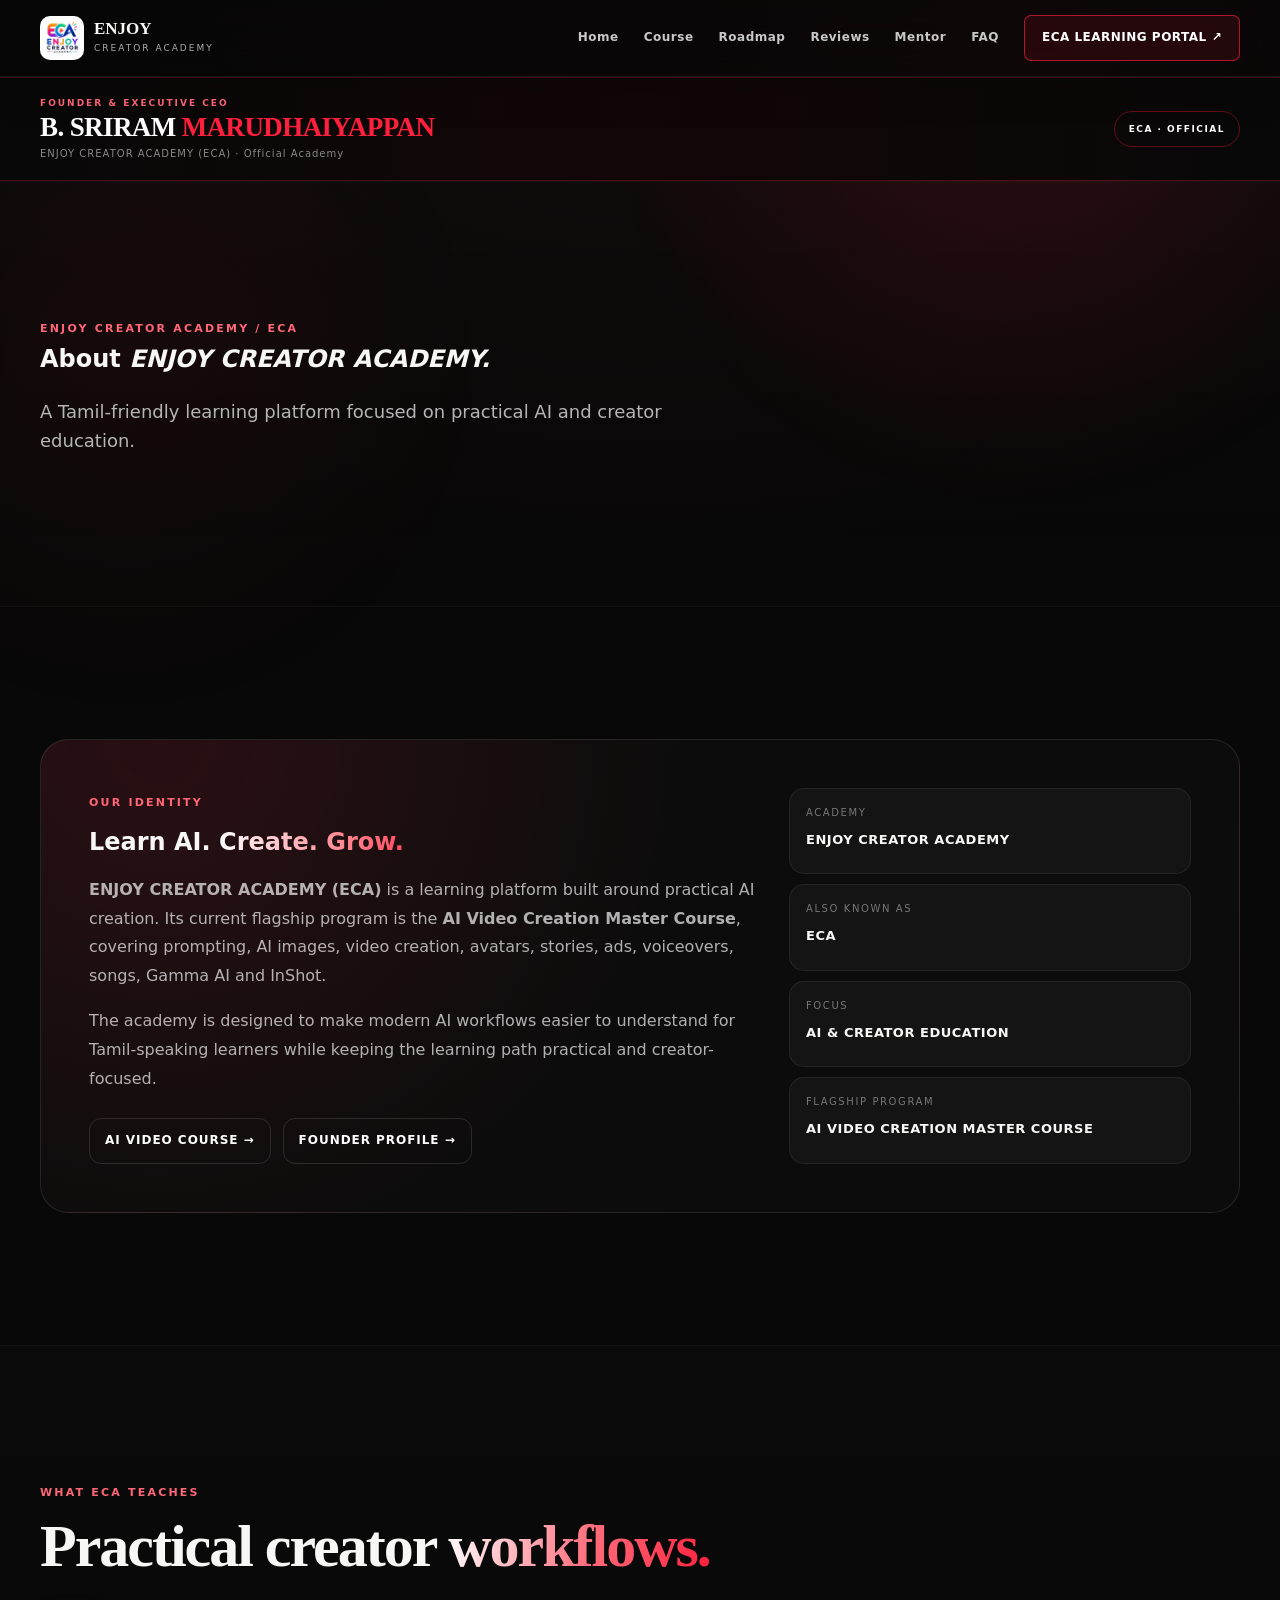
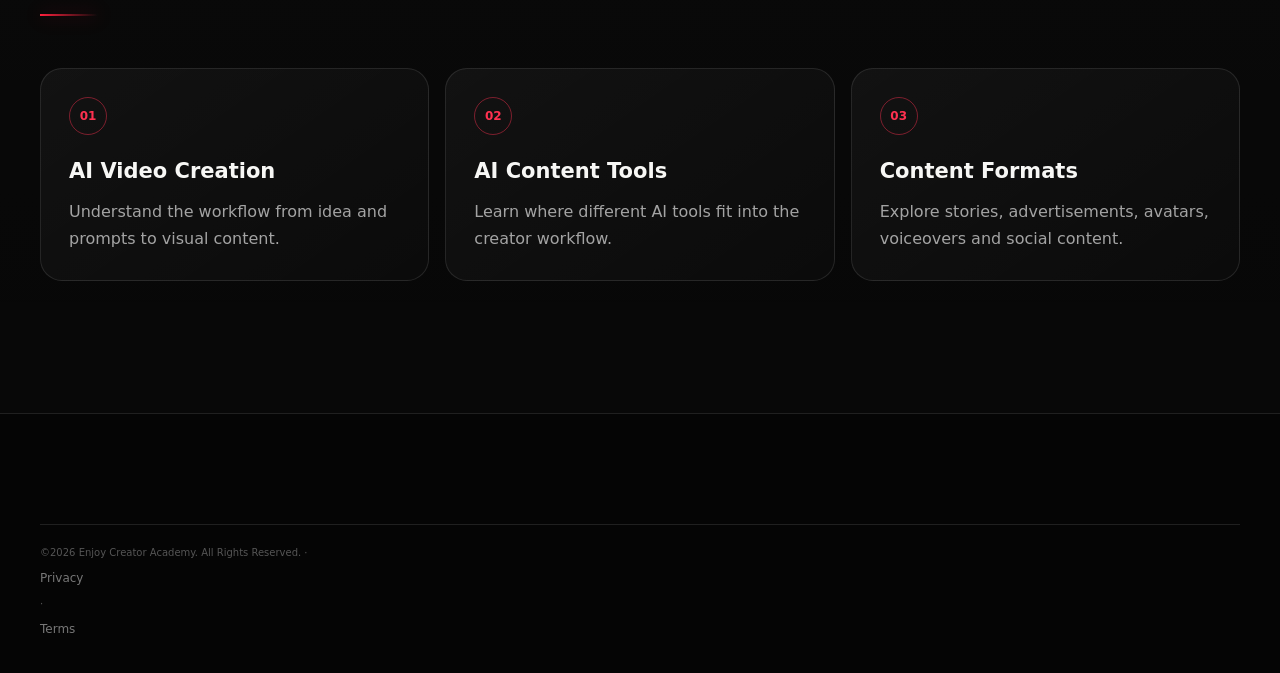
<file: about-eca.html>
<!DOCTYPE html><html lang="en"><head><meta charset="UTF-8"><meta name="viewport" content="width=device-width,initial-scale=1"><title>About ENJOY CREATOR ACADEMY (ECA) | Tamil AI Learning Platform</title><meta name="description" content="Learn about ENJOY CREATOR ACADEMY (ECA), a Tamil-friendly AI learning platform founded by B. Sriram Marudhaiyappan, focused on practical AI and creator education."><link rel="canonical" href="https://enjoycreatoracademy.in/about-eca.html"><meta property="og:title" content="About ENJOY CREATOR ACADEMY (ECA)"><meta property="og:description" content="A Tamil-friendly AI learning platform focused on practical creator education."><meta property="og:image" content="assets/eca-logo.jpg"><link rel="icon" href="assets/eca-logo.jpg" type="image/jpeg"><link rel="stylesheet" href="style.css"></head><body><header class="site-header"><div class="container nav-wrap"><a class="brand" href="index.html"><img src="assets/eca-logo.jpg" alt="Enjoy Creator Academy logo"><span><strong>ENJOY</strong><small>CREATOR ACADEMY</small></span></a><nav class="main-nav static-nav"><a href="index.html">Home</a><a href="index.html#course">Course</a><a href="index.html#roadmap">Roadmap</a><a href="index.html#reviews">Reviews</a><a href="index.html#mentor">Mentor</a><a href="index.html#faq">FAQ</a><a class="nav-login" href="portal.html">ECA LEARNING PORTAL ↗</a></nav></div></header><main><section class="founder-brand-bar" aria-label="Founder and ECA brand identity"><div class="container founder-brand-inner"><div><div class="founder-brand-label">FOUNDER & EXECUTIVE CEO</div><div class="founder-brand-name">B. SRIRAM <span>MARUDHAIYAPPAN</span></div><div class="founder-brand-role">ENJOY CREATOR ACADEMY (ECA) · Official Academy</div></div><div class="founder-brand-mark">ECA · OFFICIAL</div></div></section><section class="section legal-hero"><div class="container"><span class="kicker">ENJOY CREATOR ACADEMY / ECA</span><h1>About <em>ENJOY CREATOR ACADEMY.</em></h1><p class="hero-lead">A Tamil-friendly learning platform focused on practical AI and creator education.</p></div></section><section class="section"><div class="container authority-card"><div class="authority-copy"><span class="kicker">OUR IDENTITY</span><h2>Learn AI. <em>Create. Grow.</em></h2><p><strong>ENJOY CREATOR ACADEMY (ECA)</strong> is a learning platform built around practical AI creation. Its current flagship program is the <strong>AI Video Creation Master Course</strong>, covering prompting, AI images, video creation, avatars, stories, ads, voiceovers, songs, Gamma AI and InShot.</p><p>The academy is designed to make modern AI workflows easier to understand for Tamil-speaking learners while keeping the learning path practical and creator-focused.</p><div class="authority-links"><a href="ai-video-course-tamil.html">AI VIDEO COURSE →</a><a href="founder-b-sriram-marudhaiyappan.html">FOUNDER PROFILE →</a></div></div><div class="authority-facts"><div><span>ACADEMY</span><b>ENJOY CREATOR ACADEMY</b></div><div><span>ALSO KNOWN AS</span><b>ECA</b></div><div><span>FOCUS</span><b>AI & CREATOR EDUCATION</b></div><div><span>FLAGSHIP PROGRAM</span><b>AI VIDEO CREATION MASTER COURSE</b></div></div></div></section><section class="section"><div class="container"><div class="section-head"><div><span class="kicker">WHAT ECA TEACHES</span><h2>Practical creator <em>workflows.</em></h2></div></div><div class="outcome-grid"><article class="outcome-card"><span>01</span><h3>AI Video Creation</h3><p>Understand the workflow from idea and prompts to visual content.</p></article><article class="outcome-card"><span>02</span><h3>AI Content Tools</h3><p>Learn where different AI tools fit into the creator workflow.</p></article><article class="outcome-card"><span>03</span><h3>Content Formats</h3><p>Explore stories, advertisements, avatars, voiceovers and social content.</p></article></div></div></section></main><footer class="footer"><div class="container copyright">©2026 Enjoy Creator Academy. All Rights Reserved. · <a href="legal.html#privacy">Privacy</a> · <a href="legal.html#terms">Terms</a></div></footer><script type="application/ld+json">{"@context":"https://schema.org","@type":"EducationalOrganization","@id":"https://enjoycreatoracademy.in/#organization","name":"Enjoy Creator Academy","alternateName":"ECA","url":"https://enjoycreatoracademy.in/","founder":{"@type":"Person","name":"B. Sriram Marudhaiyappan","jobTitle":"Founder & Executive CEO"}}</script></body></html>
</file>
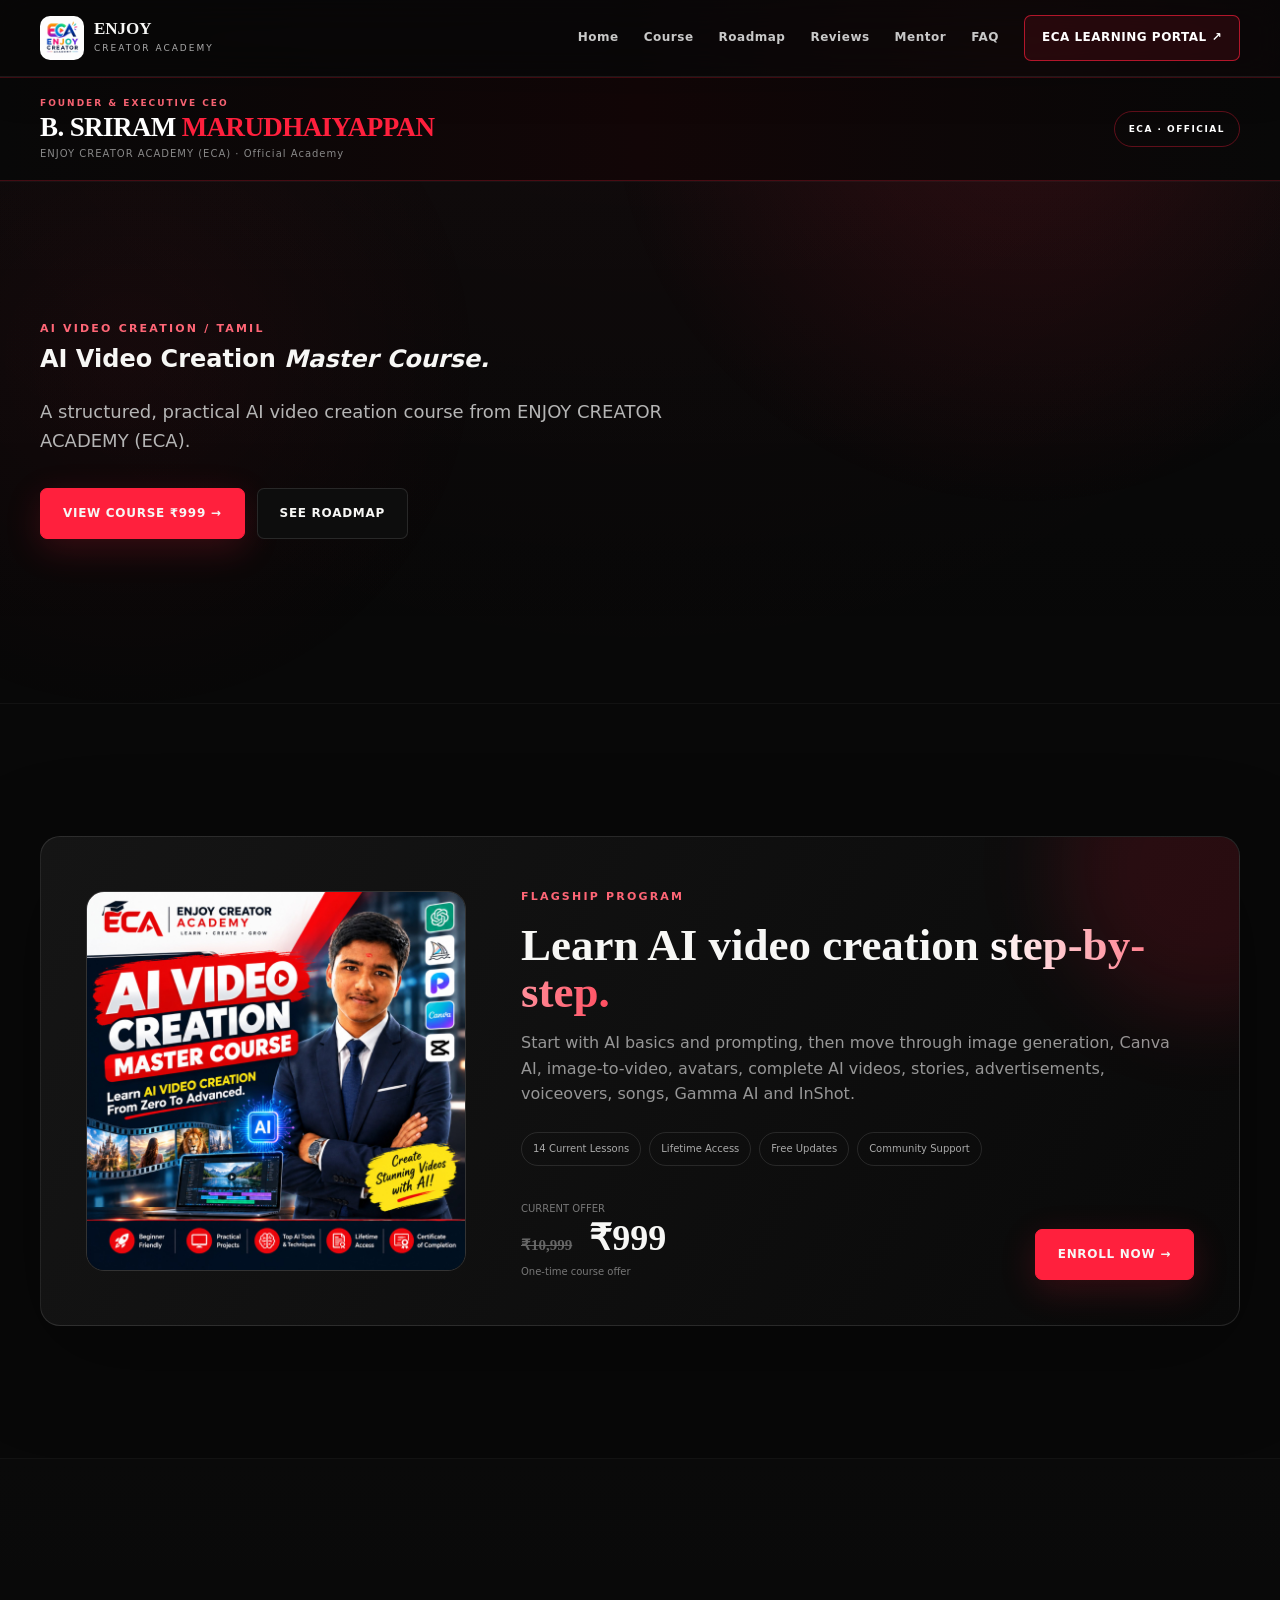
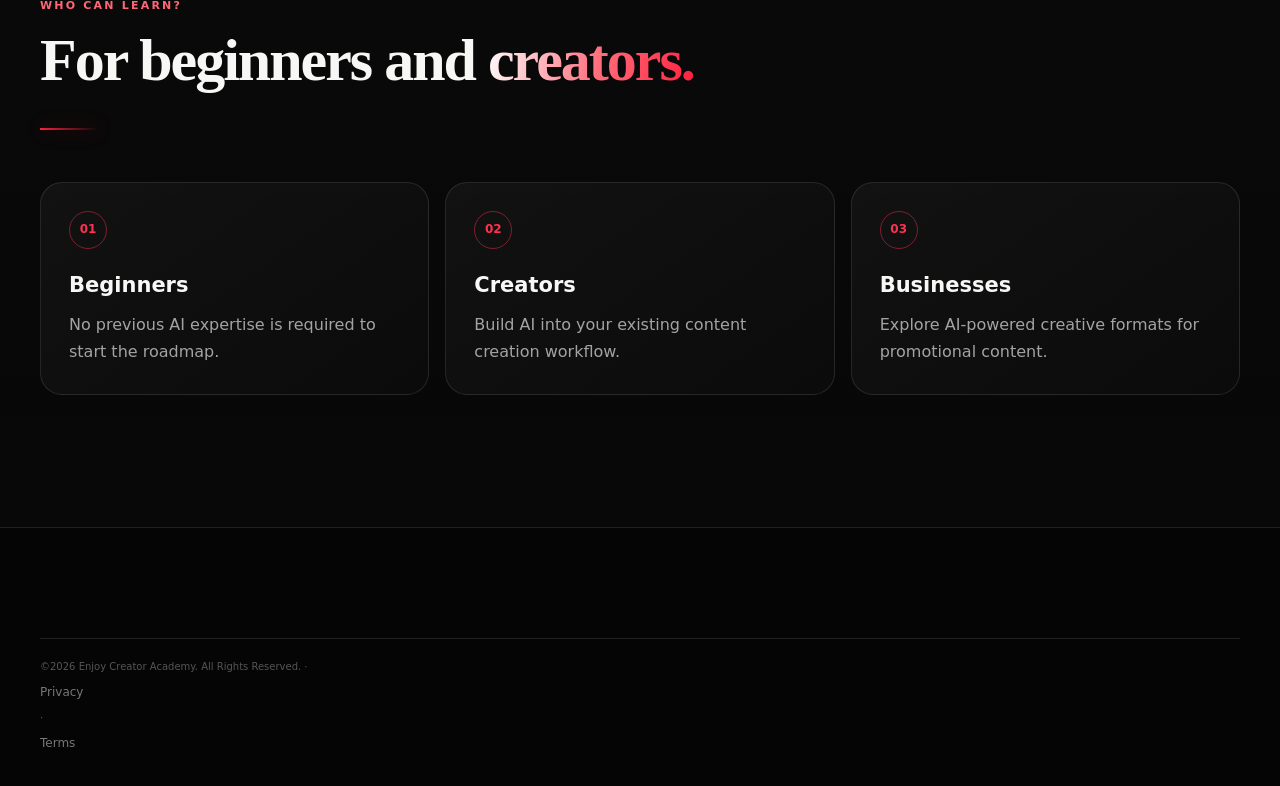
<file: ai-video-course-tamil.html>
<!DOCTYPE html><html lang="en"><head><meta charset="UTF-8"><meta name="viewport" content="width=device-width,initial-scale=1"><title>AI Video Creation Course in Tamil | ENJOY CREATOR ACADEMY</title><meta name="description" content="AI Video Creation Master Course in Tamil from ENJOY CREATOR ACADEMY. Learn AI video creation, prompting, images, avatars, stories, ads, voiceovers and editing through a structured roadmap."><link rel="canonical" href="https://enjoycreatoracademy.in/ai-video-course-tamil.html"><meta property="og:title" content="AI Video Creation Course in Tamil | ECA"><meta property="og:description" content="Learn practical AI video creation through a structured Tamil-friendly course roadmap."><meta property="og:image" content="assets/ai-video-course-cover.png"><link rel="icon" href="assets/eca-logo.jpg" type="image/jpeg"><link rel="stylesheet" href="style.css"></head><body><header class="site-header"><div class="container nav-wrap"><a class="brand" href="index.html"><img src="assets/eca-logo.jpg" alt="Enjoy Creator Academy logo"><span><strong>ENJOY</strong><small>CREATOR ACADEMY</small></span></a><nav class="main-nav static-nav"><a href="index.html">Home</a><a href="index.html#course">Course</a><a href="index.html#roadmap">Roadmap</a><a href="index.html#reviews">Reviews</a><a href="index.html#mentor">Mentor</a><a href="index.html#faq">FAQ</a><a class="nav-login" href="portal.html">ECA LEARNING PORTAL ↗</a></nav></div></header><main><section class="founder-brand-bar" aria-label="Founder and ECA brand identity"><div class="container founder-brand-inner"><div><div class="founder-brand-label">FOUNDER & EXECUTIVE CEO</div><div class="founder-brand-name">B. SRIRAM <span>MARUDHAIYAPPAN</span></div><div class="founder-brand-role">ENJOY CREATOR ACADEMY (ECA) · Official Academy</div></div><div class="founder-brand-mark">ECA · OFFICIAL</div></div></section><section class="section legal-hero"><div class="container"><span class="kicker">AI VIDEO CREATION / TAMIL</span><h1>AI Video Creation <em>Master Course.</em></h1><p class="hero-lead">A structured, practical AI video creation course from ENJOY CREATOR ACADEMY (ECA).</p><div class="hero-actions"><a class="btn btn-primary" href="course.html">VIEW COURSE ₹999 →</a><a class="btn btn-ghost" href="index.html#roadmap">SEE ROADMAP</a></div></div></section><section class="section"><div class="container course-card"><div class="course-art"><img src="assets/ai-video-course-cover.png" alt="AI Video Creation Master Course by Enjoy Creator Academy"></div><div class="course-info"><span class="kicker">FLAGSHIP PROGRAM</span><h2>Learn AI video creation <em>step-by-step.</em></h2><p>Start with AI basics and prompting, then move through image generation, Canva AI, image-to-video, avatars, complete AI videos, stories, advertisements, voiceovers, songs, Gamma AI and InShot.</p><div class="course-pills"><span>14 Current Lessons</span><span>Lifetime Access</span><span>Free Updates</span><span>Community Support</span></div><div class="price-row"><div><small>CURRENT OFFER</small><strong><del>₹10,999</del> ₹999</strong><span class="offer-note">One-time course offer</span></div><a class="btn btn-primary" href="course.html">ENROLL NOW →</a></div></div></div></section><section class="section"><div class="container"><div class="section-head"><div><span class="kicker">WHO CAN LEARN?</span><h2>For beginners and <em>creators.</em></h2></div></div><div class="audience-grid"><article class="audience-card"><b>01</b><h3>Beginners</h3><p>No previous AI expertise is required to start the roadmap.</p></article><article class="audience-card"><b>02</b><h3>Creators</h3><p>Build AI into your existing content creation workflow.</p></article><article class="audience-card"><b>03</b><h3>Businesses</h3><p>Explore AI-powered creative formats for promotional content.</p></article></div></div></section></main><footer class="footer"><div class="container copyright">©2026 Enjoy Creator Academy. All Rights Reserved. · <a href="legal.html#privacy">Privacy</a> · <a href="legal.html#terms">Terms</a></div></footer><script type="application/ld+json">{"@context":"https://schema.org","@type":"Course","name":"AI Video Creation Master Course","description":"A practical Tamil-friendly AI video creation course covering prompting, AI images, video creation, avatars, stories, ads, voiceovers and editing.","provider":{"@type":"EducationalOrganization","name":"Enjoy Creator Academy","url":"https://enjoycreatoracademy.in/"},"offers":{"@type":"Offer","price":"999","priceCurrency":"INR","url":"https://enjoycreatoracademy.in/course.html"}}</script></body></html>
</file>
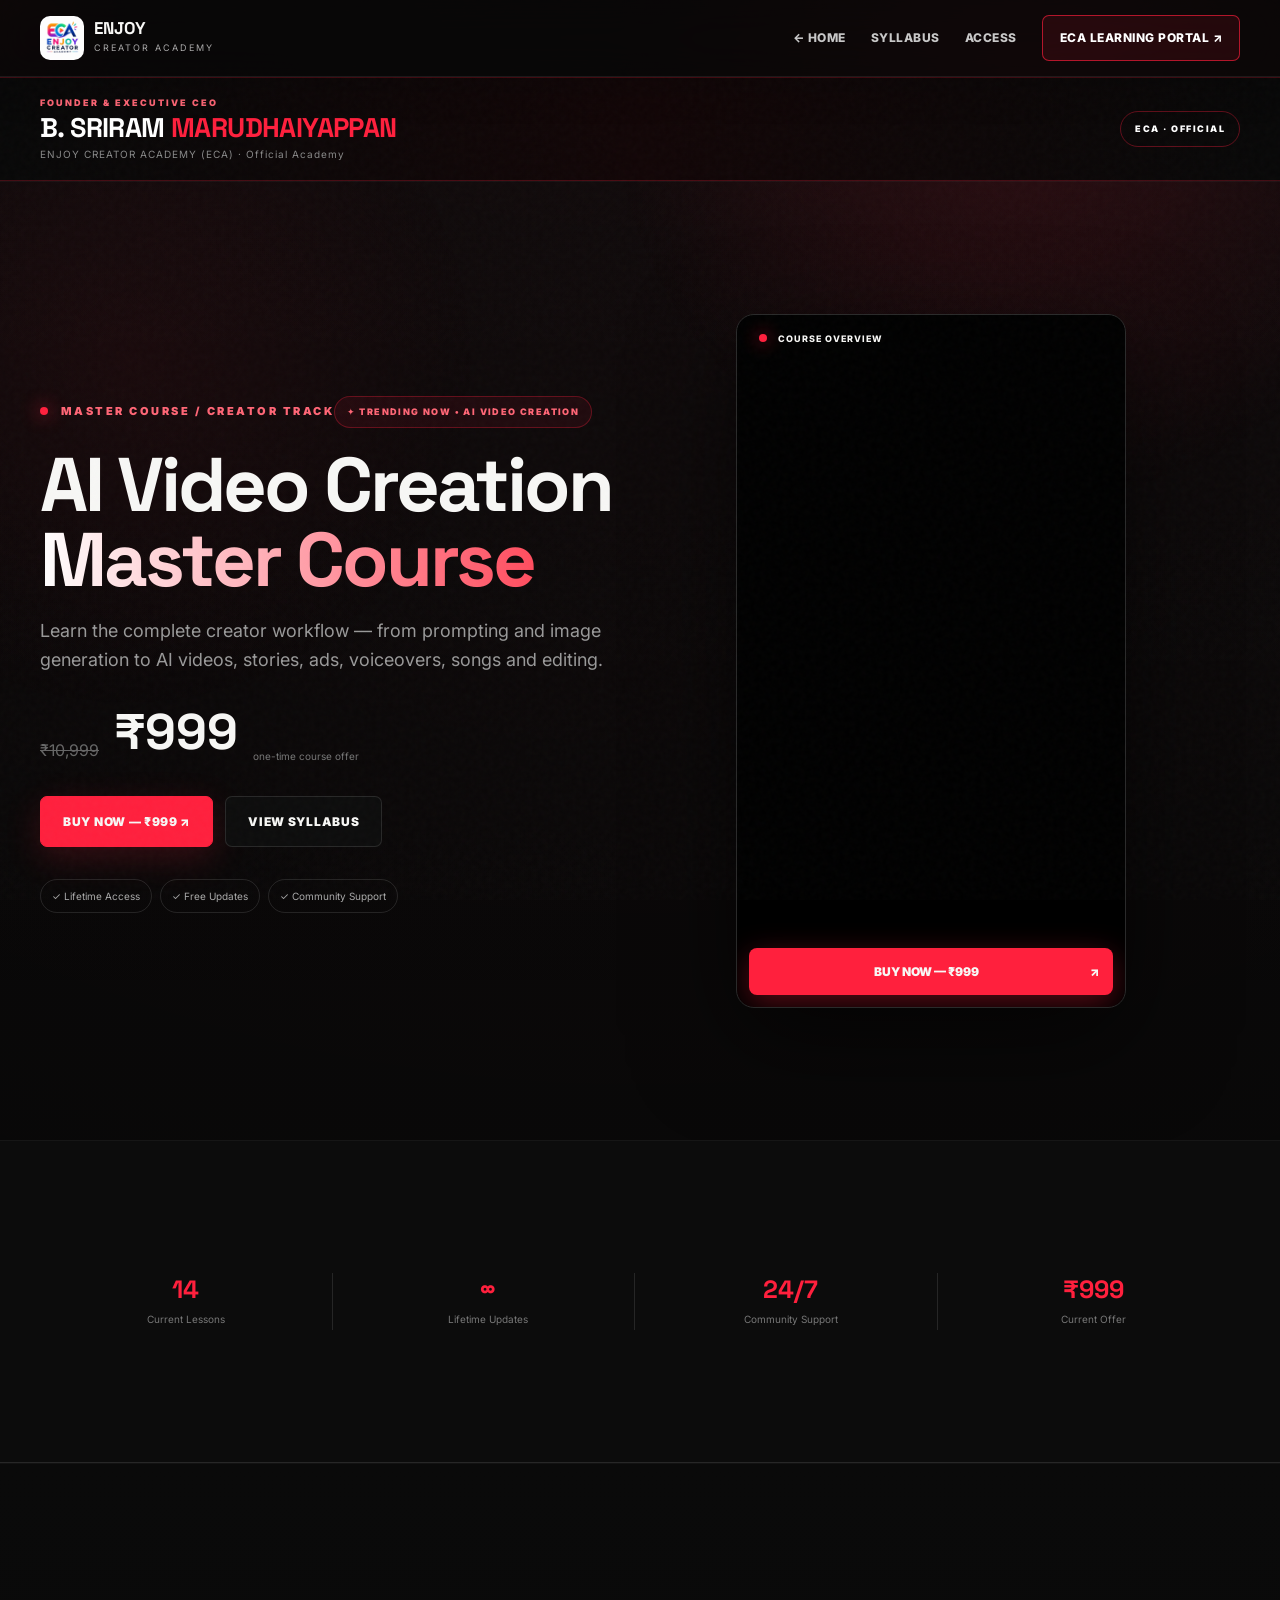
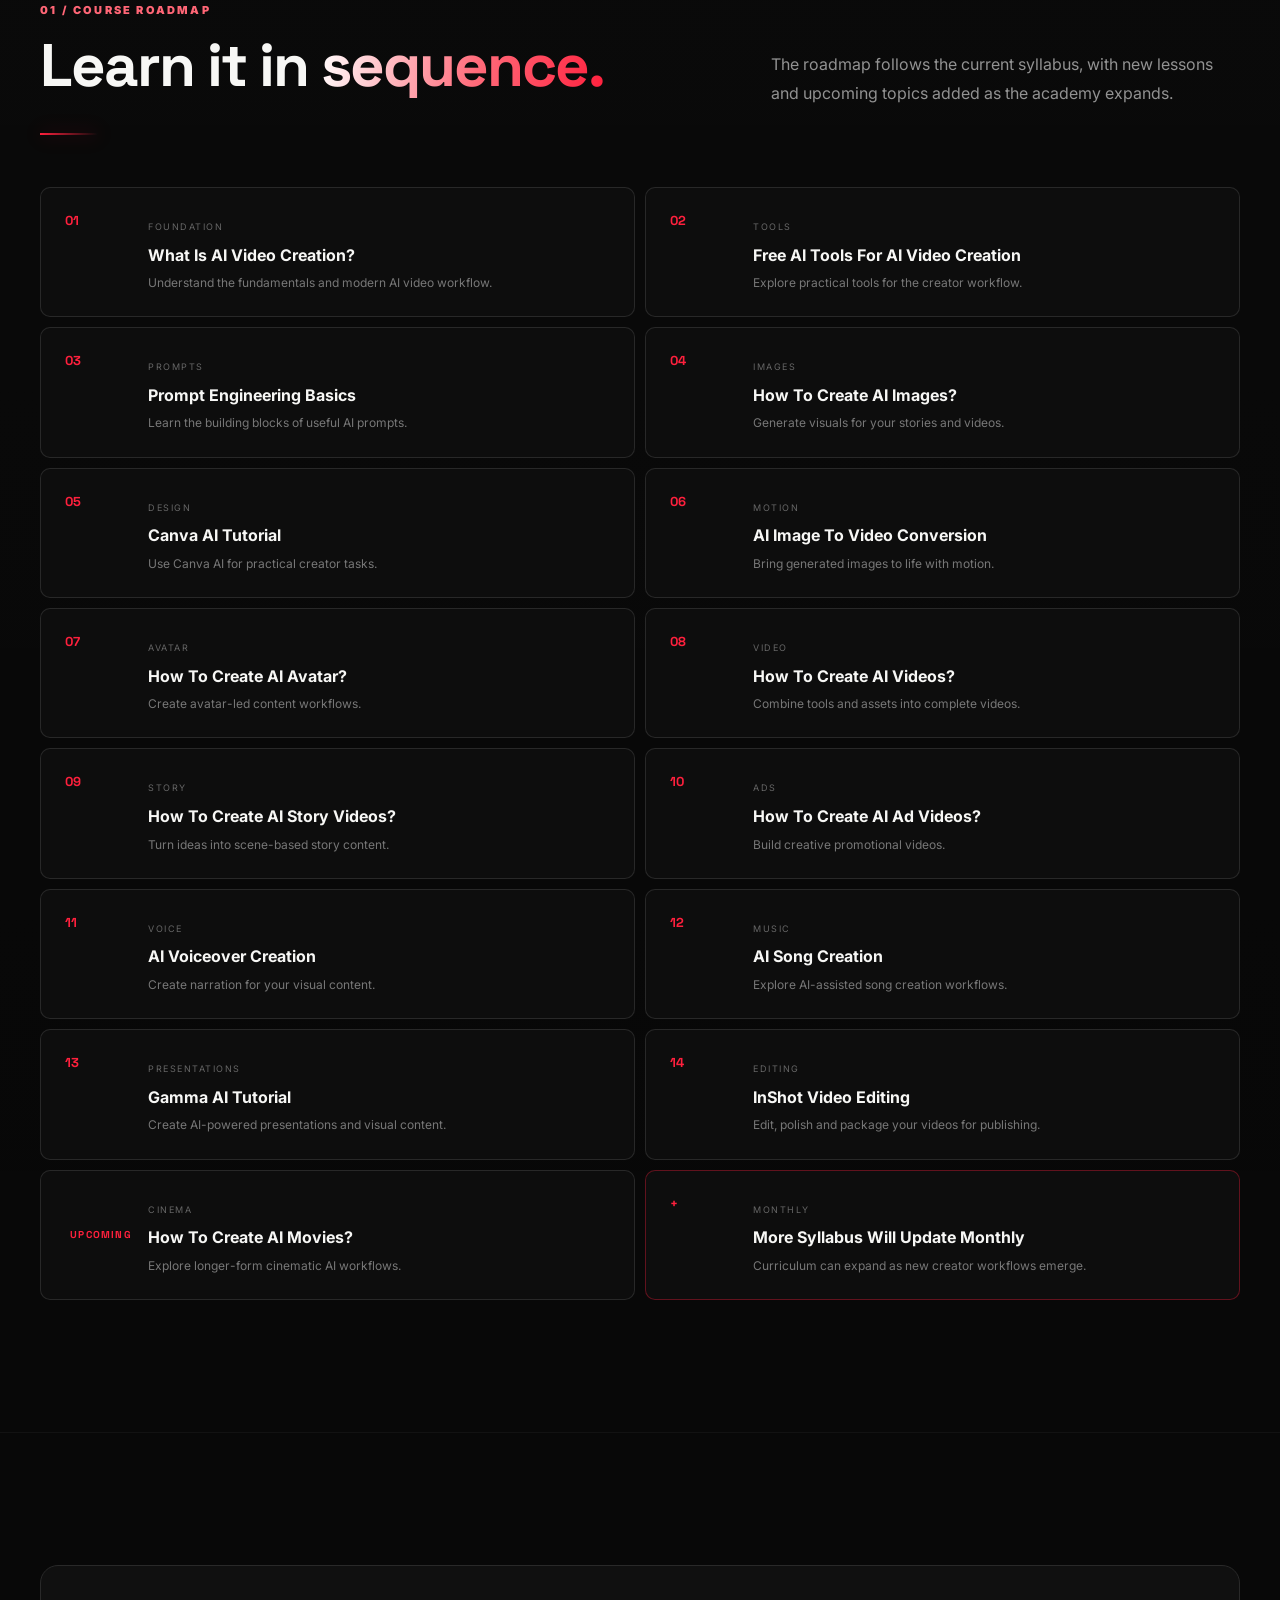
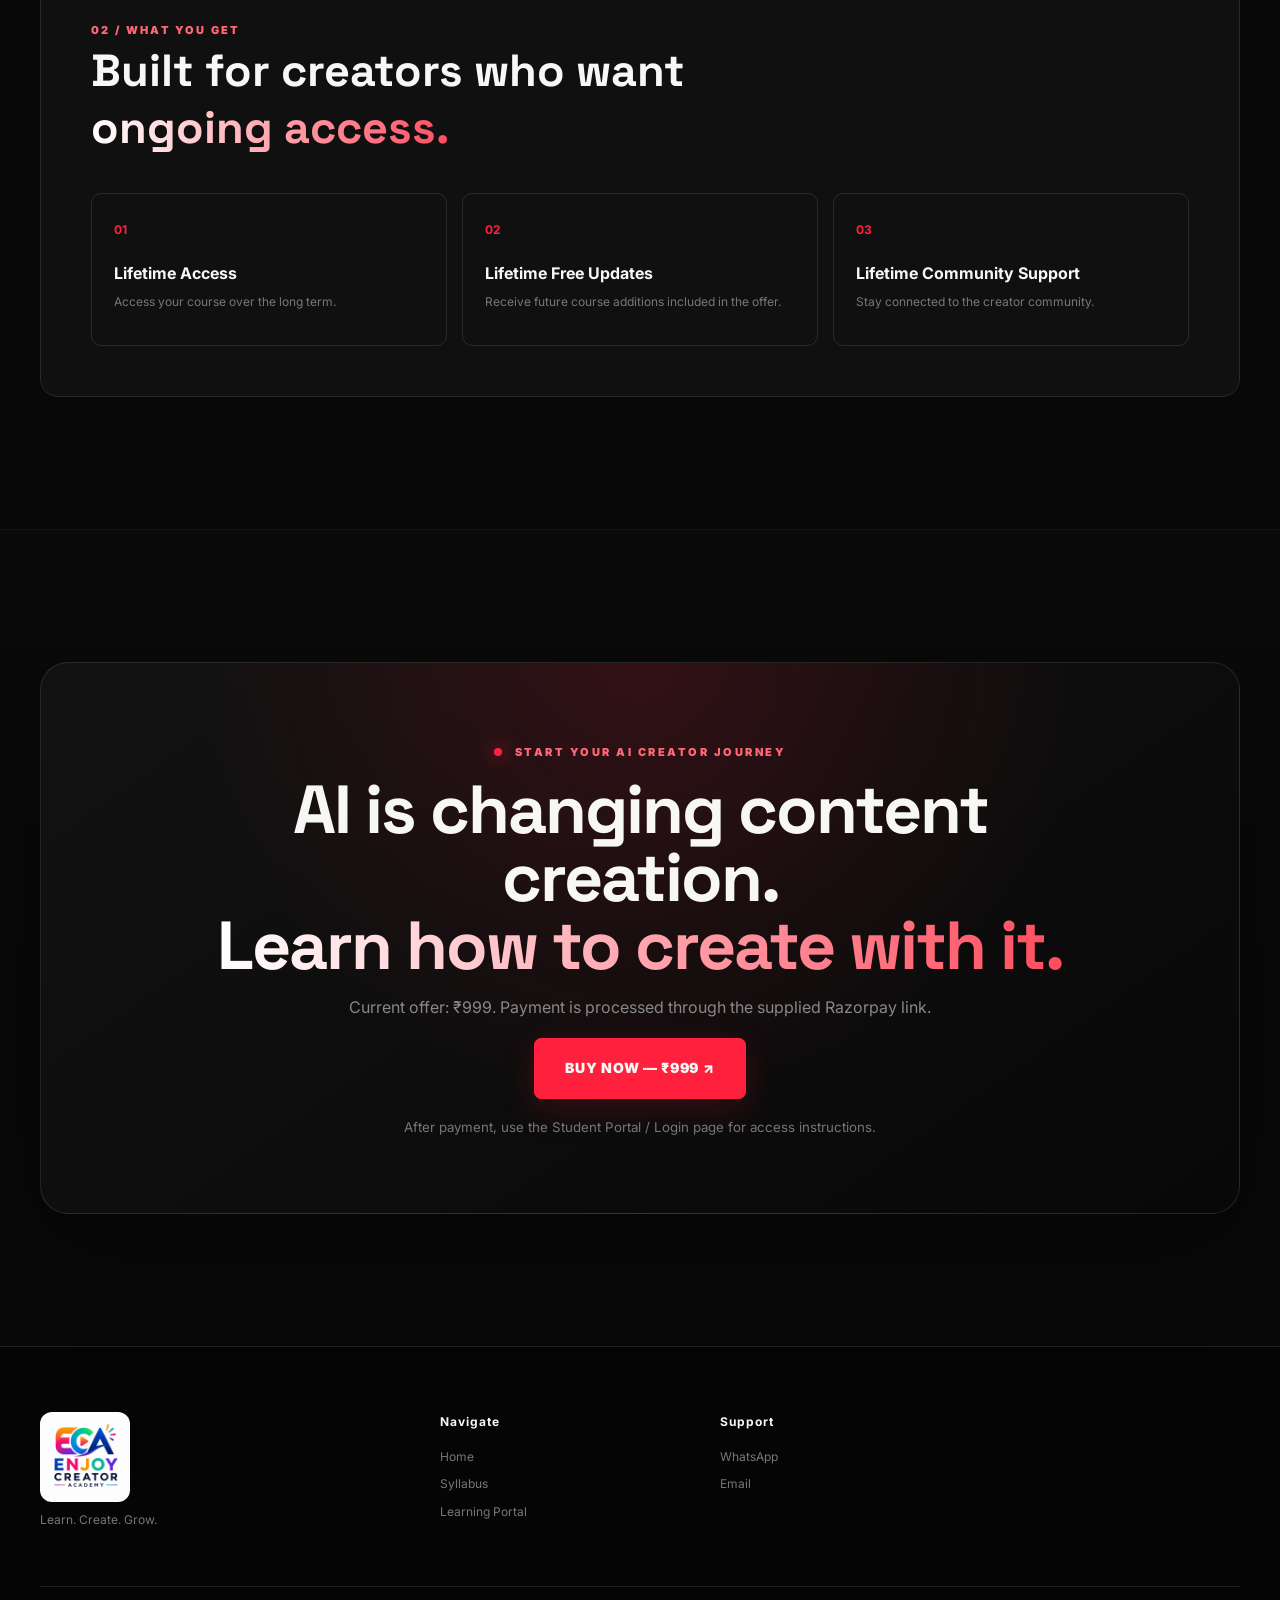
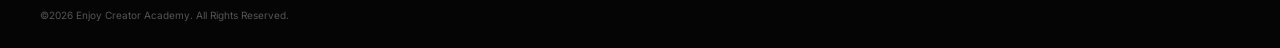
<file: course.html>
<!DOCTYPE html>
<html lang="en">
<head>
  <meta charset="UTF-8"><meta name="viewport" content="width=device-width, initial-scale=1.0">
  <meta name="description" content="AI Video Creation Master Course from ENJOY CREATOR ACADEMY. Learn practical AI video creation through a structured Tamil-friendly roadmap.">
  <link rel="canonical" href="https://enjoycreatoracademy.in/course.html">
  <meta name="description" content="AI Video Creation Master Course by Enjoy Creator Academy — a structured 14-lesson roadmap covering AI images, video, avatars, stories, ads, voice, music and editing.">
  <meta property="og:type" content="product">
  <meta property="og:title" content="AI Video Creation Master Course | Enjoy Creator Academy">
  <meta property="og:description" content="A structured 14-lesson AI video creation roadmap with practical creator workflows.">
  <meta property="og:image" content="assets/eca-logo.jpg">
  <meta name="twitter:card" content="summary_large_image">
  <link rel="icon" href="assets/eca-logo.jpg" type="image/jpeg">
  <title>AI Video Creation Master Course | Enjoy Creator Academy</title>
  <link rel="preconnect" href="https://fonts.googleapis.com"><link rel="preconnect" href="https://fonts.gstatic.com" crossorigin>
  <link href="https://fonts.googleapis.com/css2?family=Inter:wght@400;500;600;700;800;900&family=Space+Grotesk:wght@500;600;700&display=swap" rel="stylesheet">
  <link rel="stylesheet" href="style.css">
</head>
<body class="course-page">
  <div class="noise"></div><div class="cursor-glow"></div>
  <header class="site-header"><div class="container nav-wrap">
    <a class="brand" href="index.html"><img loading="lazy" decoding="async" src="assets/eca-logo.jpg" alt="ECA logo"><span><strong>ENJOY</strong><small>CREATOR ACADEMY</small></span></a>
    <nav class="main-nav static-nav"><a href="index.html">← HOME</a><a href="#syllabus">SYLLABUS</a><a href="#access">ACCESS</a><a class="nav-login" href="portal.html">ECA LEARNING PORTAL ↗</a></nav>
  </div></header>

  <main><section class="founder-brand-bar" aria-label="Founder and ECA brand identity"><div class="container founder-brand-inner"><div><div class="founder-brand-label">FOUNDER & EXECUTIVE CEO</div><div class="founder-brand-name">B. SRIRAM <span>MARUDHAIYAPPAN</span></div><div class="founder-brand-role">ENJOY CREATOR ACADEMY (ECA) · Official Academy</div></div><div class="founder-brand-mark">ECA · OFFICIAL</div></div></section>
    <section class="course-hero section">
      <div class="container course-hero-grid">
        <div class="course-hero-copy reveal">
          <span class="eyebrow"><span></span> MASTER COURSE / CREATOR TRACK</span><div class="course-trending-badge">✦ TRENDING NOW • AI VIDEO CREATION</div>
          <h1>AI Video Creation <em>Master Course</em></h1>
          <p>Learn the complete creator workflow — from prompting and image generation to AI videos, stories, ads, voiceovers, songs and editing.</p>
          <div class="course-price"><span><del>₹10,999</del></span><strong>₹999</strong><small>one-time course offer</small></div>
          <div class="hero-actions"><a class="btn btn-primary magnetic" href="https://rzp.io/rzp/KGXR4D3" target="_blank" rel="noopener">BUY NOW — ₹999 ↗</a><a class="btn btn-ghost" href="#syllabus">VIEW SYLLABUS</a></div>
          <div class="mini-trust"><span>✓ Lifetime Access</span><span>✓ Free Updates</span><span>✓ Community Support</span></div>
        </div>
        <div class="course-video reveal"><div class="video-frame vertical"><div class="video-topline"><span class="live-dot"></span> COURSE OVERVIEW</div><iframe loading="lazy" src="https://www.youtube.com/embed/_st41e0Zr7I?rel=0&modestbranding=1" title="AI Video Creation Master Course" allowfullscreen></iframe><a class="video-cta" href="https://rzp.io/rzp/KGXR4D3" target="_blank" rel="noopener">BUY NOW — ₹999 <span>↗</span></a></div></div>
      </div>
    </section>

    <section class="section dark-strip"><div class="container stat-strip"><div><b>14</b><span>Current Lessons</span></div><div><b>∞</b><span>Lifetime Updates</span></div><div><b>24/7</b><span>Community Support</span></div><div><b>₹999</b><span>Current Offer</span></div></div></section>

    <section class="section" id="syllabus">
      <div class="container">
        <div class="section-head reveal"><div><span class="kicker">01 / COURSE ROADMAP</span><h2>Learn it in <em>sequence.</em></h2></div><p>The roadmap follows the current syllabus, with new lessons and upcoming topics added as the academy expands.</p></div>
        <div class="syllabus-list">
          <div class="syllabus-item reveal"><span>01</span><div><small>FOUNDATION</small><h3>What Is AI Video Creation?</h3><p>Understand the fundamentals and modern AI video workflow.</p></div></div>
          <div class="syllabus-item reveal"><span>02</span><div><small>TOOLS</small><h3>Free AI Tools For AI Video Creation</h3><p>Explore practical tools for the creator workflow.</p></div></div>
          <div class="syllabus-item reveal"><span>03</span><div><small>PROMPTS</small><h3>Prompt Engineering Basics</h3><p>Learn the building blocks of useful AI prompts.</p></div></div>
          <div class="syllabus-item reveal"><span>04</span><div><small>IMAGES</small><h3>How To Create AI Images?</h3><p>Generate visuals for your stories and videos.</p></div></div>
          <div class="syllabus-item reveal"><span>05</span><div><small>DESIGN</small><h3>Canva AI Tutorial</h3><p>Use Canva AI for practical creator tasks.</p></div></div>
          <div class="syllabus-item reveal"><span>06</span><div><small>MOTION</small><h3>AI Image To Video Conversion</h3><p>Bring generated images to life with motion.</p></div></div>
          <div class="syllabus-item reveal"><span>07</span><div><small>AVATAR</small><h3>How To Create AI Avatar?</h3><p>Create avatar-led content workflows.</p></div></div>
          <div class="syllabus-item reveal"><span>08</span><div><small>VIDEO</small><h3>How To Create AI Videos?</h3><p>Combine tools and assets into complete videos.</p></div></div>
          <div class="syllabus-item reveal"><span>09</span><div><small>STORY</small><h3>How To Create AI Story Videos?</h3><p>Turn ideas into scene-based story content.</p></div></div>
          <div class="syllabus-item reveal"><span>10</span><div><small>ADS</small><h3>How To Create AI Ad Videos?</h3><p>Build creative promotional videos.</p></div></div>
          <div class="syllabus-item reveal"><span>11</span><div><small>VOICE</small><h3>AI Voiceover Creation</h3><p>Create narration for your visual content.</p></div></div>
          <div class="syllabus-item reveal"><span>12</span><div><small>MUSIC</small><h3>AI Song Creation</h3><p>Explore AI-assisted song creation workflows.</p></div></div>
          <div class="syllabus-item reveal"><span>13</span><div><small>PRESENTATIONS</small><h3>Gamma AI Tutorial</h3><p>Create AI-powered presentations and visual content.</p></div></div>
          <div class="syllabus-item reveal"><span>14</span><div><small>EDITING</small><h3>InShot Video Editing</h3><p>Edit, polish and package your videos for publishing.</p></div></div>
          <div class="syllabus-item reveal"><span class="upcoming-badge">UPCOMING</span><div><small>CINEMA</small><h3>How To Create AI Movies?</h3><p>Explore longer-form cinematic AI workflows.</p></div></div>
          <div class="syllabus-item update reveal"><span>+</span><div><small>MONTHLY</small><h3>More Syllabus Will Update Monthly</h3><p>Curriculum can expand as new creator workflows emerge.</p></div></div>
        </div>
      </div>
    </section>

    <section class="section" id="access">
      <div class="container">
        <div class="access-card reveal">
          <div><span class="kicker">02 / WHAT YOU GET</span><h2>Built for creators who want <em>ongoing access.</em></h2></div>
          <div class="access-points"><div><b>01</b><h3>Lifetime Access</h3><p>Access your course over the long term.</p></div><div><b>02</b><h3>Lifetime Free Updates</h3><p>Receive future course additions included in the offer.</p></div><div><b>03</b><h3>Lifetime Community Support</h3><p>Stay connected to the creator community.</p></div></div>
        </div>
      </div>
    </section>

    <section class="section final-cta">
      <div class="container final-cta-card reveal">
        <span class="eyebrow"><span></span> START YOUR AI CREATOR JOURNEY</span>
        <h2>AI is changing content creation.<br><em>Learn how to create with it.</em></h2>
        <p>Current offer: ₹999. Payment is processed through the supplied Razorpay link.</p>
        <a class="btn btn-primary btn-xl" href="https://rzp.io/rzp/KGXR4D3" target="_blank" rel="noopener">BUY NOW — ₹999 ↗</a>
        <small>After payment, use the Student Portal / Login page for access instructions.</small>
      </div>
    </section>
  </main>
  <footer class="footer"><div class="container footer-grid"><div><img loading="lazy" decoding="async" src="assets/eca-logo.jpg" class="footer-logo" alt="ECA logo"><p>Learn. Create. Grow.</p></div><div><h4>Navigate</h4><a href="index.html">Home</a><a href="#syllabus">Syllabus</a><a href="portal.html">Learning Portal</a></div><div><h4>Support</h4><a href="https://wa.me/916381046840" target="_blank" rel="noopener">WhatsApp</a><a href="mailto:work.enjoycreatoracademy@gmail.com">Email</a></div></div><div class="container copyright">©2026 Enjoy Creator Academy. All Rights Reserved.</div></footer>
  <div class="mobile-sticky-cta"><a href="https://rzp.io/rzp/KGXR4D3" target="_blank" rel="noopener">BUY NOW — ₹999 <span>↗</span></a></div>
  <script type="application/ld+json">{"@context":"https://schema.org","@type":"Course","name":"AI Video Creation Master Course","description":"Structured 14-lesson AI video creation course by Enjoy Creator Academy.","provider":{"@type":"Organization","name":"Enjoy Creator Academy"},"offers":{"@type":"Offer","price":"999","priceCurrency":"INR"}}</script>
  <script src="script.js"></script>
</body>
</html>
</file>
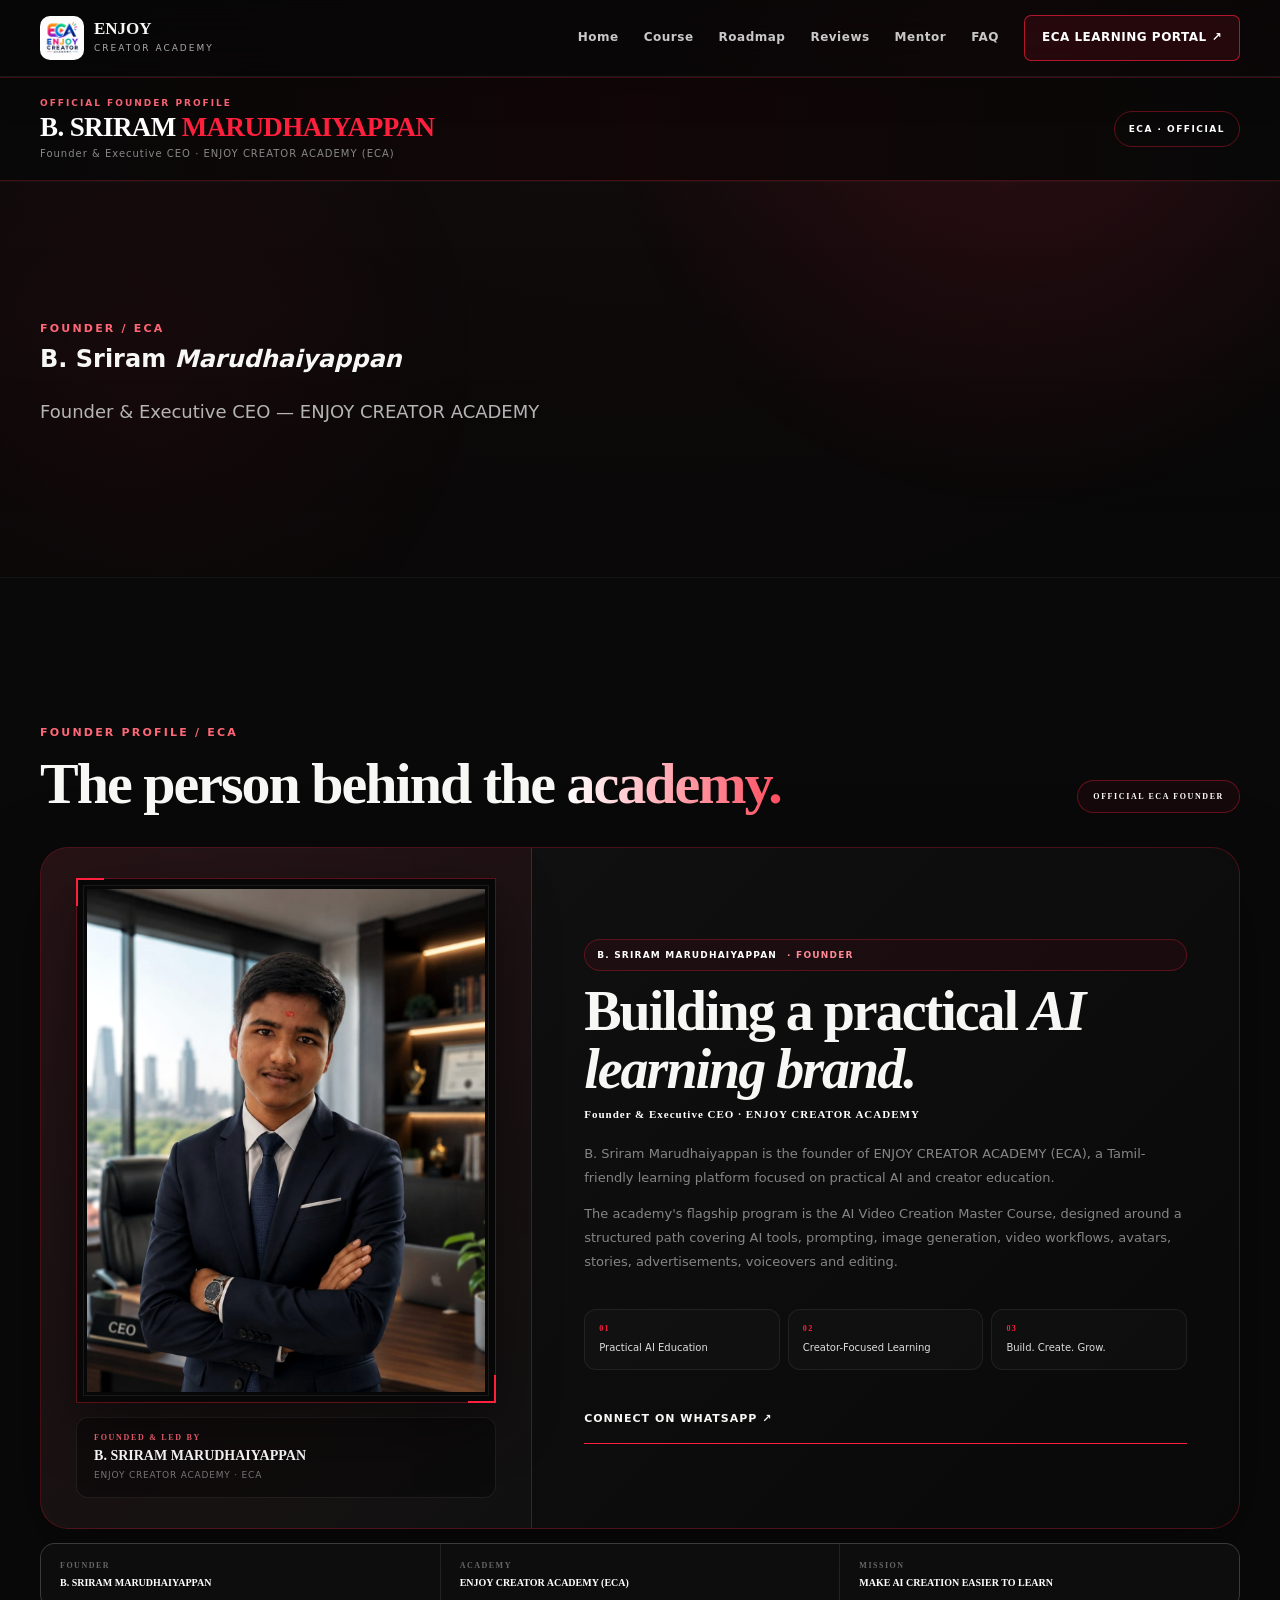
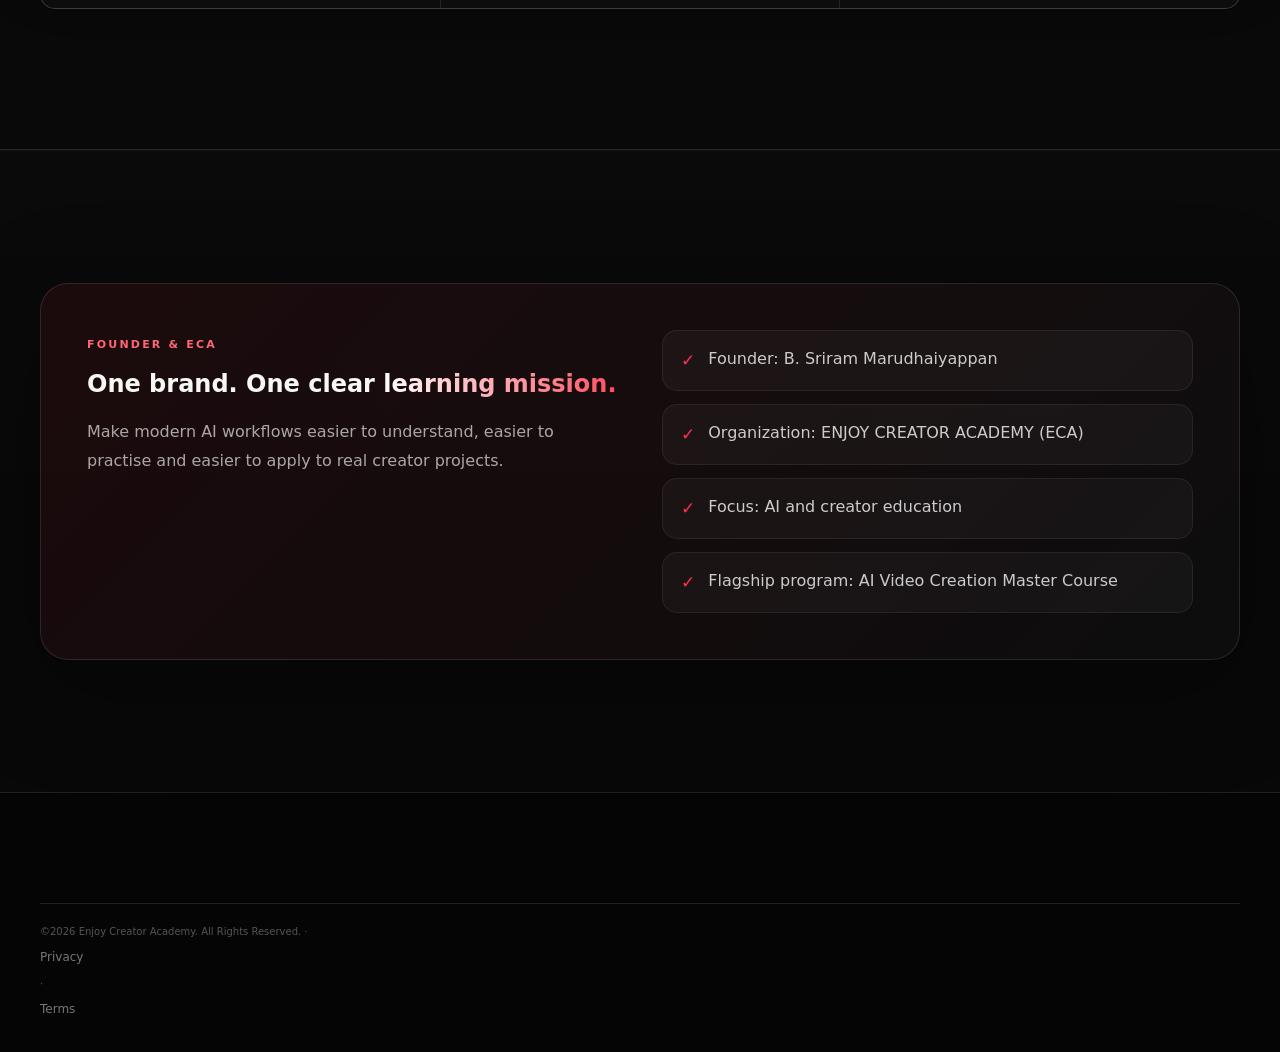
<file: founder-b-sriram-marudhaiyappan.html>
<!DOCTYPE html><html lang="en"><head><meta charset="UTF-8"><meta name="viewport" content="width=device-width,initial-scale=1"><title>B. Sriram Marudhaiyappan | Founder & Executive CEO | ECA</title><meta name="description" content="Official founder profile of B. Sriram Marudhaiyappan, Founder & Executive CEO of ENJOY CREATOR ACADEMY (ECA)."><link rel="canonical" href="https://enjoycreatoracademy.in/founder-b-sriram-marudhaiyappan.html"><meta property="og:title" content="B. Sriram Marudhaiyappan | Founder of ECA"><meta property="og:description" content="Founder & Executive CEO of ENJOY CREATOR ACADEMY."><meta property="og:image" content="assets/founder.jpg"><link rel="icon" href="assets/eca-logo.jpg" type="image/jpeg"><link rel="stylesheet" href="style.css"></head><body><header class="site-header"><div class="container nav-wrap"><a class="brand" href="index.html"><img src="assets/eca-logo.jpg" alt="Enjoy Creator Academy logo"><span><strong>ENJOY</strong><small>CREATOR ACADEMY</small></span></a><nav class="main-nav static-nav"><a href="index.html">Home</a><a href="index.html#course">Course</a><a href="index.html#roadmap">Roadmap</a><a href="index.html#reviews">Reviews</a><a href="index.html#mentor">Mentor</a><a href="index.html#faq">FAQ</a><a class="nav-login" href="portal.html">ECA LEARNING PORTAL ↗</a></nav></div></header><main><section class="founder-brand-bar" aria-label="Official founder brand identity"><div class="container founder-brand-inner"><div><div class="founder-brand-label">OFFICIAL FOUNDER PROFILE</div><div class="founder-brand-name">B. SRIRAM <span>MARUDHAIYAPPAN</span></div><div class="founder-brand-role">Founder & Executive CEO · ENJOY CREATOR ACADEMY (ECA)</div></div><div class="founder-brand-mark">ECA · OFFICIAL</div></div></section><section class="section legal-hero"><div class="container"><span class="kicker">FOUNDER / ECA</span><h1>B. Sriram <em>Marudhaiyappan</em></h1><p class="hero-lead">Founder & Executive CEO — ENJOY CREATOR ACADEMY</p></div></section><section class="section founder-premium founder-profile-page"><div class="container"><div class="founder-premium-head"><div><span class="kicker">FOUNDER PROFILE / ECA</span><h2>The person behind the <em>academy.</em></h2></div><span class="founder-seal">OFFICIAL ECA FOUNDER</span></div><div class="founder-premium-card"><div class="founder-portrait-wrap"><div class="founder-portrait-frame"><span class="portrait-corner portrait-corner-tl"></span><span class="portrait-corner portrait-corner-br"></span><img src="assets/founder.jpg" alt="B. Sriram Marudhaiyappan, Founder and Executive CEO of ENJOY CREATOR ACADEMY"></div><div class="founder-identity-chip"><small>FOUNDED & LED BY</small><strong>B. SRIRAM MARUDHAIYAPPAN</strong><span>ENJOY CREATOR ACADEMY · ECA</span></div></div><div class="founder-premium-copy"><span class="founder-signature"><b>B. SRIRAM MARUDHAIYAPPAN</b> · FOUNDER</span><h3>Building a practical <em>AI learning brand.</em></h3><h4>Founder & Executive CEO · ENJOY CREATOR ACADEMY</h4><p>B. Sriram Marudhaiyappan is the founder of ENJOY CREATOR ACADEMY (ECA), a Tamil-friendly learning platform focused on practical AI and creator education.</p><p>The academy's flagship program is the AI Video Creation Master Course, designed around a structured path covering AI tools, prompting, image generation, video workflows, avatars, stories, advertisements, voiceovers and editing.</p><div class="founder-pillars"><div><b>01</b><span>Practical AI Education</span></div><div><b>02</b><span>Creator-Focused Learning</span></div><div><b>03</b><span>Build. Create. Grow.</span></div></div><a class="contact-link" href="https://wa.me/916381046840" target="_blank" rel="noopener">CONNECT ON WHATSAPP ↗</a></div></div><div class="founder-legacy-strip"><div><small>FOUNDER</small><strong>B. SRIRAM MARUDHAIYAPPAN</strong></div><div><small>ACADEMY</small><strong>ENJOY CREATOR ACADEMY (ECA)</strong></div><div><small>MISSION</small><strong>MAKE AI CREATION EASIER TO LEARN</strong></div></div></div></section><section class="section"><div class="container outcomes-panel"><div><span class="kicker">FOUNDER & ECA</span><h2>One brand. One clear <em>learning mission.</em></h2><p>Make modern AI workflows easier to understand, easier to practise and easier to apply to real creator projects.</p></div><div class="outcomes-list"><div><b>✓</b><span>Founder: B. Sriram Marudhaiyappan</span></div><div><b>✓</b><span>Organization: ENJOY CREATOR ACADEMY (ECA)</span></div><div><b>✓</b><span>Focus: AI and creator education</span></div><div><b>✓</b><span>Flagship program: AI Video Creation Master Course</span></div></div></div></section></main><footer class="footer"><div class="container copyright">©2026 Enjoy Creator Academy. All Rights Reserved. · <a href="legal.html#privacy">Privacy</a> · <a href="legal.html#terms">Terms</a></div></footer><script type="application/ld+json">{"@context":"https://schema.org","@type":"Person","@id":"https://enjoycreatoracademy.in/#founder","name":"B. Sriram Marudhaiyappan","jobTitle":"Founder & Executive CEO","worksFor":{"@type":"EducationalOrganization","@id":"https://enjoycreatoracademy.in/#organization","name":"Enjoy Creator Academy","url":"https://enjoycreatoracademy.in/"}}</script></body></html>
</file>
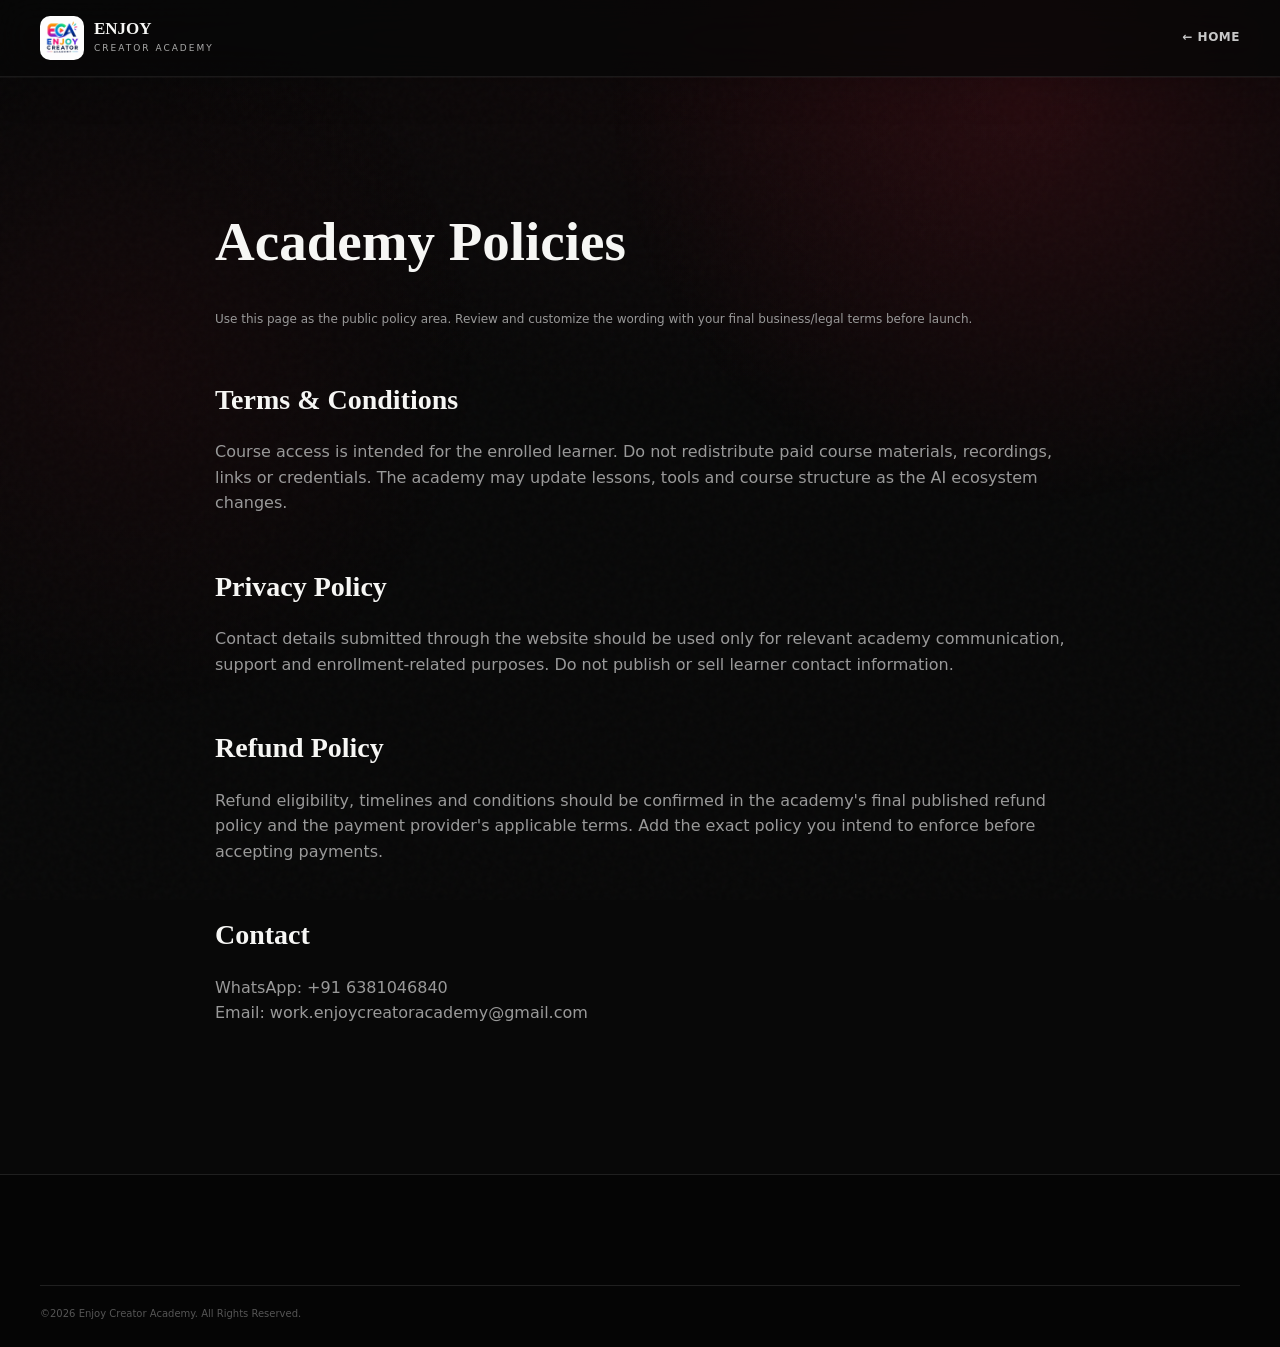
<file: legal.html>
<!DOCTYPE html>
<html lang="en">
<head>
<meta charset="UTF-8"><meta name="viewport" content="width=device-width, initial-scale=1.0">
<title>Policies | Enjoy Creator Academy</title><link rel="stylesheet" href="style.css">
</head>
<body><div class="noise"></div><header class="site-header"><div class="container nav-wrap"><a class="brand" href="index.html"><img src="assets/eca-logo.jpg" alt="ECA logo"><span><strong>ENJOY</strong><small>CREATOR ACADEMY</small></span></a><nav class="main-nav static-nav"><a href="index.html">← HOME</a></nav></div></header>
<main class="section legal"><div class="container legal-content">
<h1>Academy Policies</h1>
<p class="muted">Use this page as the public policy area. Review and customize the wording with your final business/legal terms before launch.</p>
<h2 id="terms">Terms & Conditions</h2><p>Course access is intended for the enrolled learner. Do not redistribute paid course materials, recordings, links or credentials. The academy may update lessons, tools and course structure as the AI ecosystem changes.</p>
<h2 id="privacy">Privacy Policy</h2><p>Contact details submitted through the website should be used only for relevant academy communication, support and enrollment-related purposes. Do not publish or sell learner contact information.</p>
<h2 id="refund">Refund Policy</h2><p>Refund eligibility, timelines and conditions should be confirmed in the academy's final published refund policy and the payment provider's applicable terms. Add the exact policy you intend to enforce before accepting payments.</p>
<h2>Contact</h2><p>WhatsApp: +91 6381046840<br>Email: work.enjoycreatoracademy@gmail.com</p>
</div></main><footer class="footer"><div class="container copyright">©2026 Enjoy Creator Academy. All Rights Reserved.</div></footer></body></html>
</file>
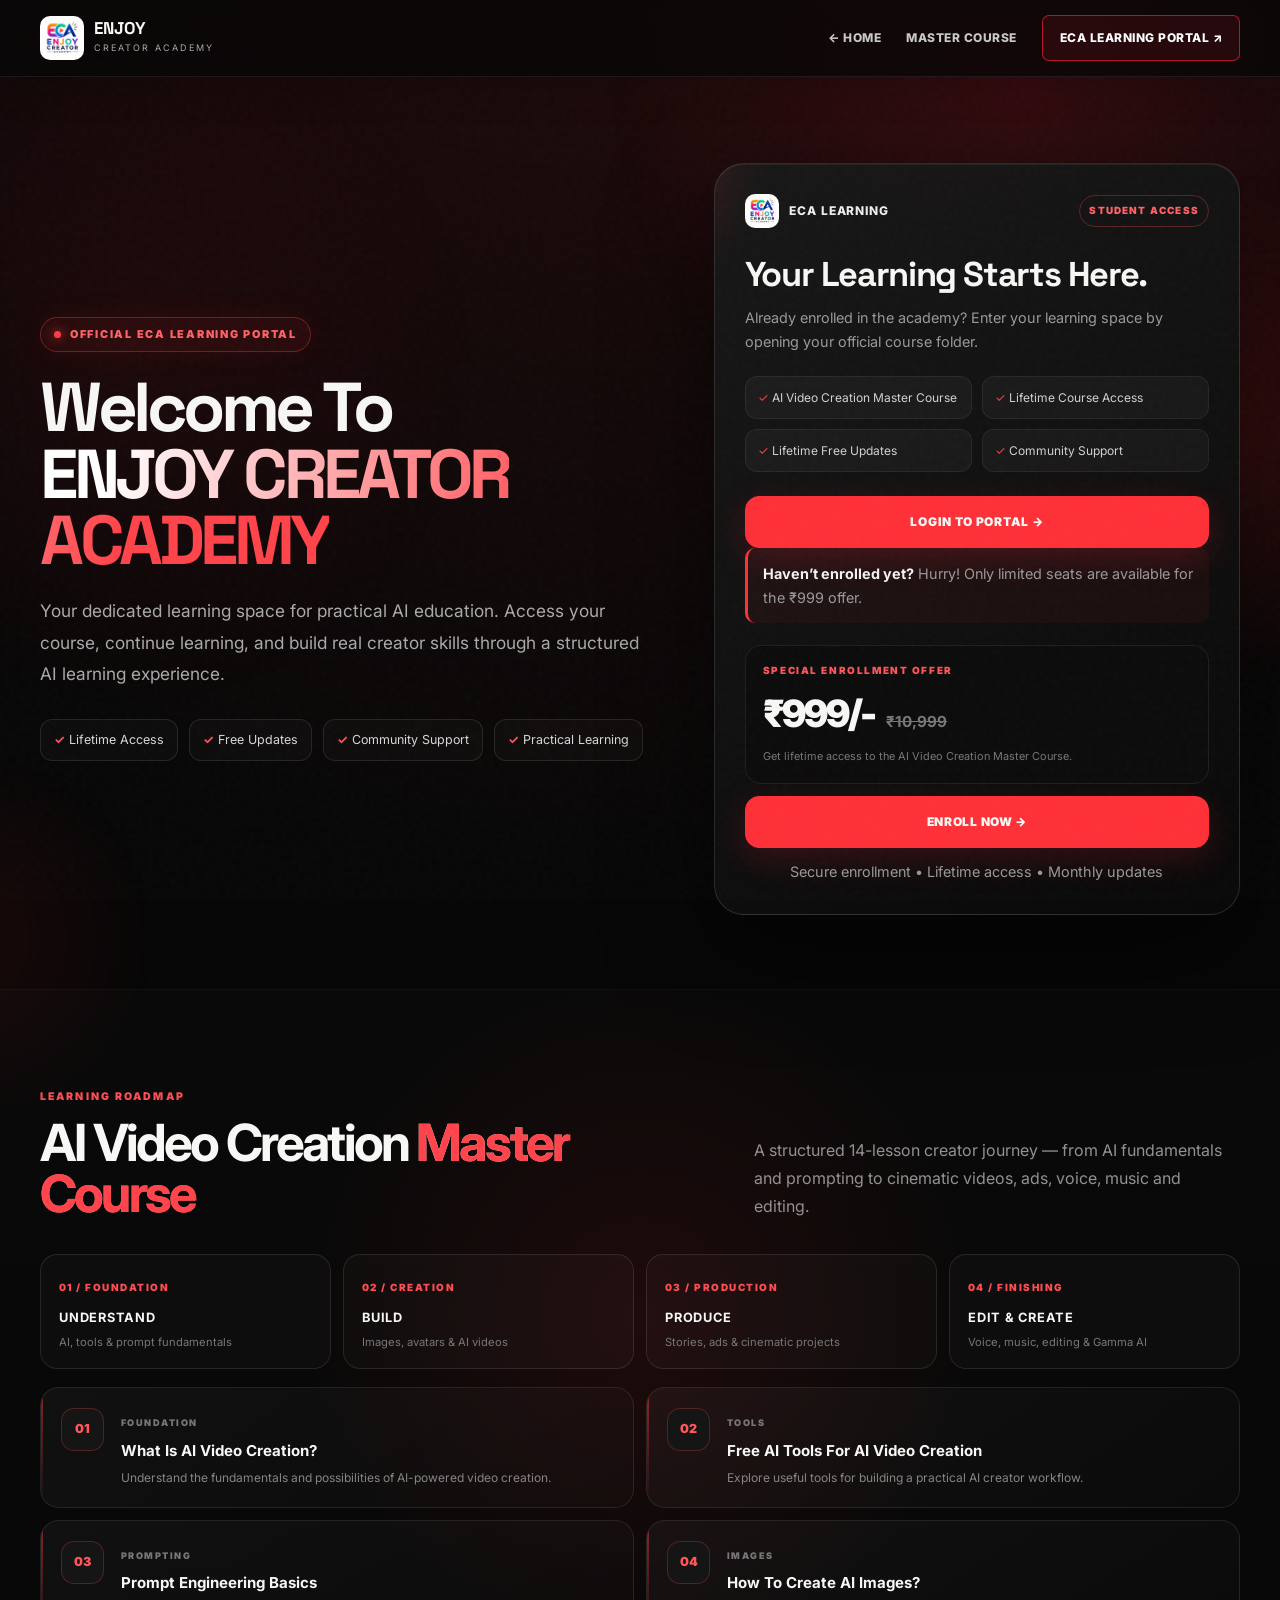
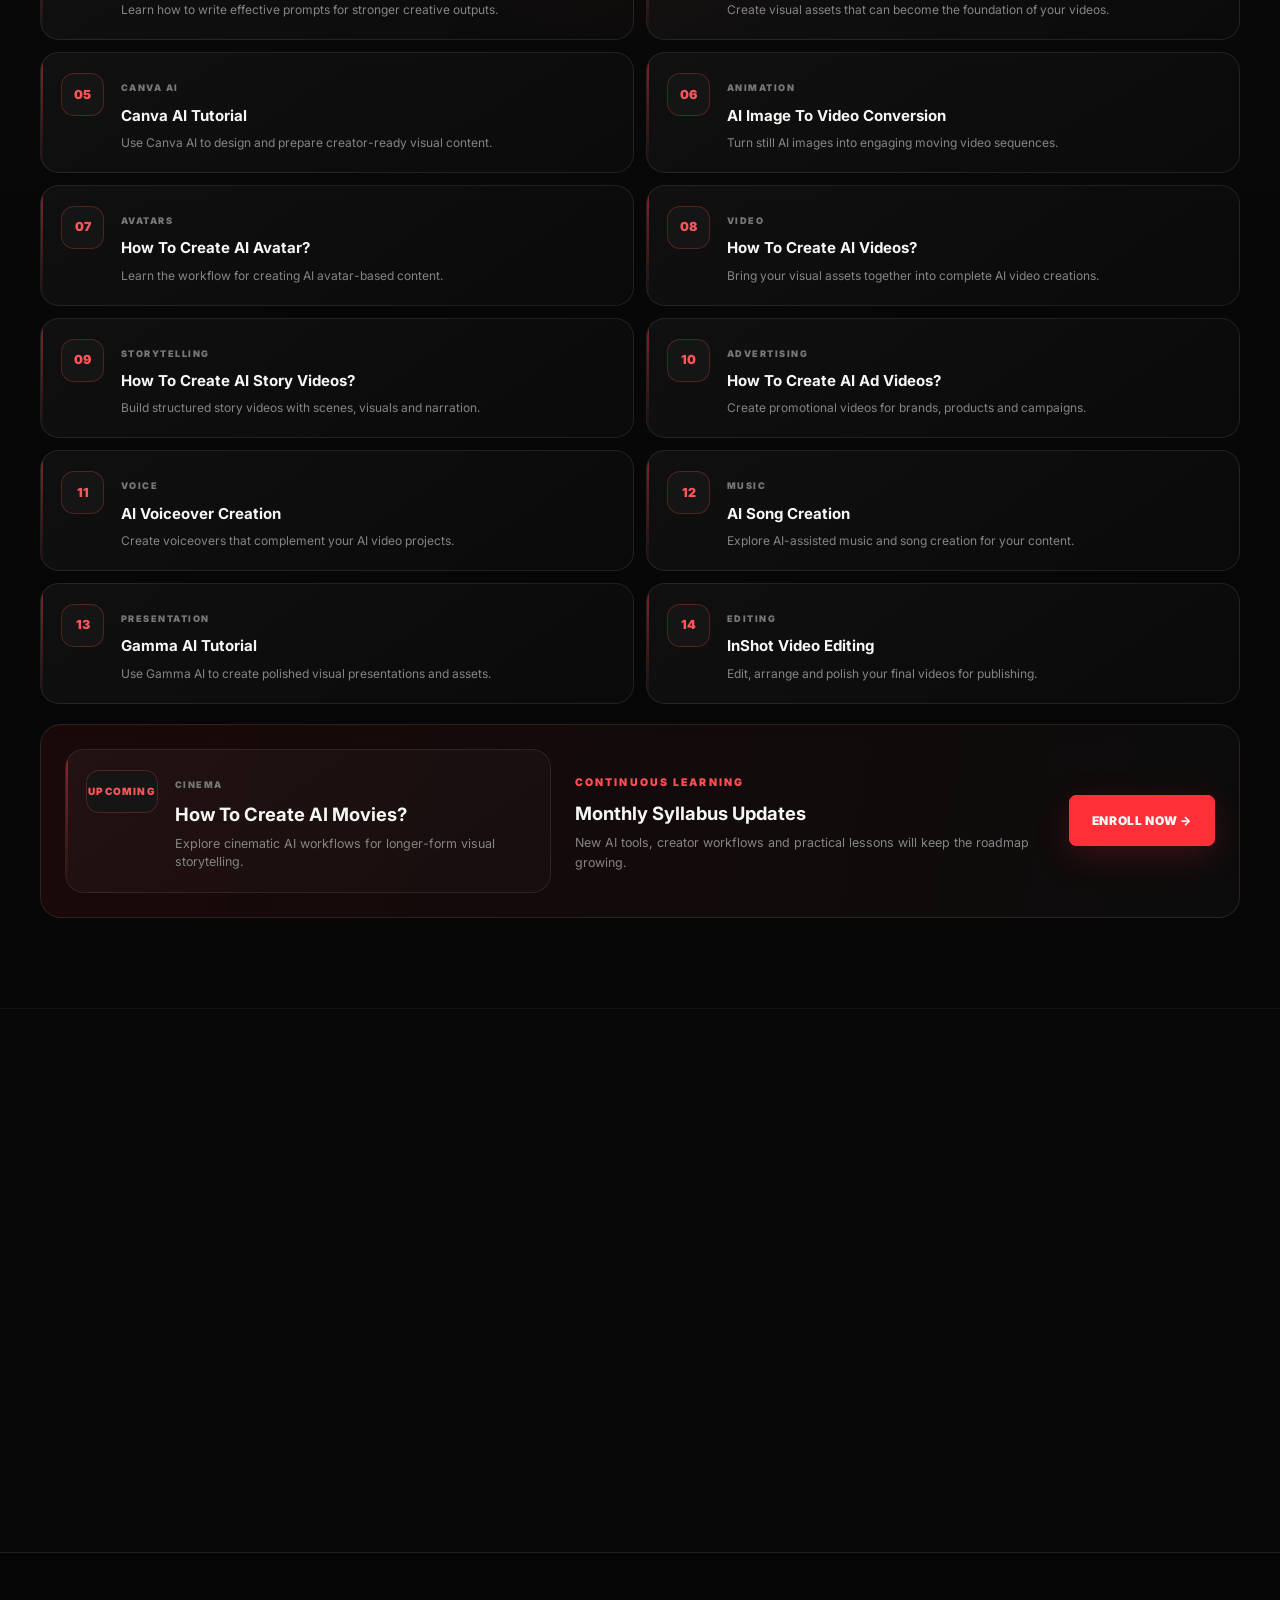
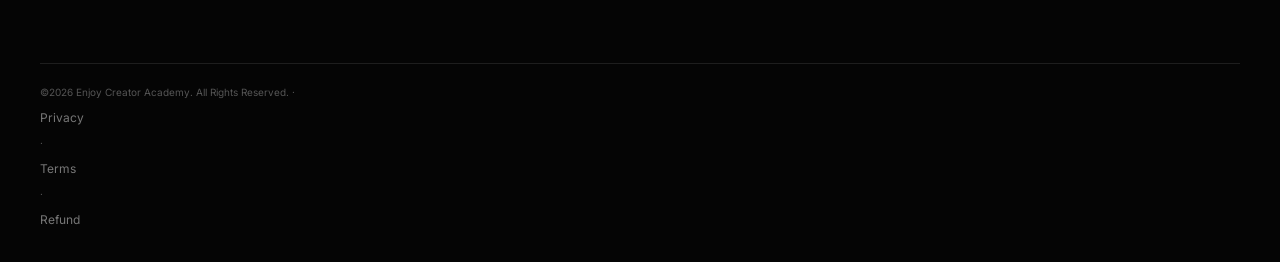
<file: portal.html>
<!DOCTYPE html>
<html lang="en">
<head>
  <meta charset="UTF-8"><meta name="viewport" content="width=device-width, initial-scale=1.0">
  <meta name="description" content="Official ENJOY CREATOR ACADEMY Learning Portal for enrolled learners.">
  <link rel="canonical" href="https://enjoycreatoracademy.in/portal.html">
  <meta name="description" content="Official Enjoy Creator Academy Learning Portal for AI Video Creation Master Course students.">
  <meta property="og:type" content="website">
  <meta property="og:title" content="ECA Learning Portal | Enjoy Creator Academy">
  <meta property="og:description" content="Access the Enjoy Creator Academy AI Video Creation Master Course learning portal.">
  <meta property="og:image" content="assets/eca-logo.jpg">
  <link rel="icon" href="assets/eca-logo.jpg" type="image/jpeg">
  <meta name="description" content="ECA Learning Portal — Enjoy Creator Academy">
  <title>ECA Learning Portal | Enjoy Creator Academy</title>
  <link rel="preconnect" href="https://fonts.googleapis.com"><link rel="preconnect" href="https://fonts.gstatic.com" crossorigin>
  <link href="https://fonts.googleapis.com/css2?family=Inter:wght@400;500;600;700;800;900&family=Space+Grotesk:wght@500;600;700&display=swap" rel="stylesheet">
  <link rel="stylesheet" href="style.css">

  <style>
    :root{--red:#ff3038;--red2:#ff5a5f;--bg:#070707;--panel:#101010;--line:rgba(255,255,255,.1);--muted:#999}
    .portal-page{background:radial-gradient(circle at 50% -10%,rgba(255,45,50,.13),transparent 32%),#070707}
    .portal-main{overflow:hidden}
    .portal-hero{position:relative;padding:86px 0 74px;min-height:680px;display:flex;align-items:center}
    .portal-hero:before,.portal-hero:after{content:"";position:absolute;pointer-events:none;border-radius:50%;filter:blur(1px)}
    .portal-hero:before{width:540px;height:540px;right:-210px;top:80px;background:radial-gradient(circle,rgba(255,35,42,.16),transparent 68%)}
    .portal-hero:after{width:380px;height:380px;left:-220px;bottom:-140px;background:radial-gradient(circle,rgba(255,35,42,.08),transparent 70%)}
    .portal-hero-grid{display:grid;grid-template-columns:1.08fr .92fr;gap:56px;align-items:center;position:relative;z-index:1}
    .portal-badge{display:inline-flex;align-items:center;gap:9px;padding:8px 13px;border:1px solid rgba(255,72,78,.32);border-radius:999px;background:rgba(255,45,50,.07);color:#ff6267;font-size:.68rem;font-weight:900;letter-spacing:.16em;box-shadow:0 0 30px rgba(255,35,42,.08)}
    .portal-badge i{width:7px;height:7px;border-radius:50%;background:#ff3c43;box-shadow:0 0 12px #ff3c43;animation:portalPulse 1.8s infinite}
    @keyframes portalPulse{50%{opacity:.35;transform:scale(.65)}100%{opacity:1;transform:scale(1)}}
    .portal-copy h1{font-size:clamp(2.8rem,5.4vw,5.4rem);line-height:.96;letter-spacing:-.065em;margin:22px 0 22px;max-width:780px}
    .portal-copy h1 em{font-style:normal;background:linear-gradient(100deg,#fff 10%,#ff444a 72%);-webkit-background-clip:text;background-clip:text;color:transparent}
    .portal-copy>p{max-width:650px;color:#aaa;font-size:1.08rem;line-height:1.8;margin:0 0 30px}
    .portal-trust{display:flex;flex-wrap:wrap;gap:11px}.portal-trust span{padding:10px 13px;border:1px solid var(--line);border-radius:12px;background:rgba(255,255,255,.025);font-size:.78rem;color:#d8d8d8}.portal-trust b{color:#ff5258}
    .portal-access-card{position:relative;padding:30px;border:1px solid rgba(255,255,255,.12);border-radius:30px;background:linear-gradient(145deg,rgba(25,25,25,.95),rgba(9,9,9,.98));box-shadow:0 35px 100px rgba(0,0,0,.55),inset 0 1px rgba(255,255,255,.06);overflow:hidden}
    .portal-access-card:before{content:"";position:absolute;width:260px;height:260px;right:-130px;top:-130px;background:radial-gradient(circle,rgba(255,45,52,.2),transparent 68%);pointer-events:none}
    .portal-card-top{display:flex;align-items:center;justify-content:space-between;gap:12px;margin-bottom:24px}.portal-card-brand{display:flex;align-items:center;gap:10px;color:#eee;font-weight:800;font-size:.75rem;letter-spacing:.08em}.portal-card-brand img{width:34px;height:34px;object-fit:cover;border-radius:10px}.portal-live{font-size:.62rem;font-weight:900;letter-spacing:.12em;color:#ff6267;border:1px solid rgba(255,75,80,.3);padding:7px 9px;border-radius:999px}
    .portal-access-card h2{font-size:clamp(1.55rem,3vw,2.15rem);letter-spacing:-.04em;margin:0 0 10px}.portal-access-card>p{color:#999;line-height:1.65;margin:0 0 22px;font-size:.9rem}
    .portal-access-points{display:grid;grid-template-columns:1fr 1fr;gap:10px;margin:0 0 24px}.portal-access-points span{padding:11px 12px;border-radius:12px;background:rgba(255,255,255,.035);border:1px solid rgba(255,255,255,.065);font-size:.75rem;color:#d2d2d2}.portal-access-points span::first-letter{color:#ff444a}
    .portal-login-btn,.portal-enroll-btn{display:flex;justify-content:center;align-items:center;min-height:52px;border-radius:14px}.portal-buy-note{margin:20px 0 13px;padding:14px 15px;border-left:3px solid var(--red);border-radius:10px;background:rgba(255,40,45,.055);color:#aaa;line-height:1.55;font-size:.8rem}.portal-buy-note strong{color:#f3f3f3}
    .portal-offer{padding:17px;border:1px solid rgba(255,255,255,.08);border-radius:16px;background:#0c0c0c;margin-bottom:12px}.portal-offer-label{display:block;color:#ff555b;font-size:.62rem;font-weight:900;letter-spacing:.16em;margin-bottom:5px}.portal-price-row{display:flex;align-items:baseline;gap:11px}.portal-price{font-size:2.35rem;font-weight:950;letter-spacing:-.06em}.portal-old-price{color:#777;text-decoration:line-through;font-size:.95rem;font-weight:700}.portal-offer-sub{display:block;color:#777;font-size:.68rem;margin-top:4px}.portal-enroll-btn{margin-top:0}
    .portal-mini-note{text-align:center;color:#666;font-size:.65rem;margin:12px 0 0!important}
    .portal-roadmap-section{position:relative;padding-top:92px;padding-bottom:90px}.portal-roadmap-section:before{content:"";position:absolute;left:50%;top:0;width:850px;height:650px;transform:translateX(-50%);background:radial-gradient(circle,rgba(255,35,42,.09),transparent 65%);pointer-events:none}
    .portal-section-head{position:relative;z-index:1;display:grid;grid-template-columns:1fr .72fr;gap:40px;align-items:end;margin-bottom:34px}.portal-kicker{color:#ff4f55;font-size:.66rem;font-weight:900;letter-spacing:.2em}.portal-section-head h2{font-size:clamp(2rem,4vw,3.7rem);line-height:1;letter-spacing:-.055em;margin:10px 0 0}.portal-section-head h2 em{font-style:normal;color:#ff454b}.portal-section-head>p{color:#929292;line-height:1.75;margin:0}
    .roadmap-intro{position:relative;z-index:1;display:grid;grid-template-columns:repeat(4,1fr);gap:12px;margin-bottom:18px}.roadmap-intro>div{padding:18px;border:1px solid var(--line);border-radius:17px;background:rgba(255,255,255,.025)}.roadmap-intro span{color:#ff4d53;font-size:.62rem;font-weight:900;letter-spacing:.15em}.roadmap-intro strong{display:block;margin-top:10px;font-size:.8rem;letter-spacing:.06em}.roadmap-intro small{display:block;color:#777;line-height:1.45;margin-top:5px;font-size:.7rem}
    .portal-roadmap-grid{position:relative;z-index:1;display:grid;grid-template-columns:repeat(2,1fr);gap:12px}.roadmap-card{display:flex;gap:17px;align-items:flex-start;padding:20px;border:1px solid rgba(255,255,255,.085);border-radius:19px;background:linear-gradient(145deg,rgba(255,255,255,.04),rgba(255,255,255,.015));transition:.35s ease;position:relative;overflow:hidden}.roadmap-card:after{content:"";position:absolute;left:0;top:0;width:2px;height:100%;background:linear-gradient(#ff3d44,transparent);opacity:.5}.roadmap-card:hover{transform:translateY(-4px);border-color:rgba(255,60,66,.4);box-shadow:0 18px 50px rgba(0,0,0,.28)}.roadmap-card>span{flex:0 0 43px;width:43px;height:43px;border-radius:13px;display:grid;place-items:center;background:#151515;border:1px solid rgba(255,75,80,.25);color:#ff555b;font-weight:900;font-size:.78rem}.roadmap-card small{color:#777;font-size:.57rem;letter-spacing:.16em;font-weight:900}.roadmap-card h3{font-size:.94rem;margin:5px 0 6px}.roadmap-card p{margin:0;color:#858585;line-height:1.5;font-size:.75rem}
    .portal-roadmap-footer{position:relative;z-index:1;margin-top:20px;padding:24px;border-radius:21px;border:1px solid rgba(255,255,255,.1);background:linear-gradient(100deg,rgba(255,40,45,.08),rgba(255,255,255,.025));display:flex;align-items:center;justify-content:space-between;gap:24px}.portal-roadmap-footer h3{margin:5px 0 5px;font-size:1.15rem}.portal-roadmap-footer p{margin:0;color:#858585;font-size:.78rem}.portal-roadmap-footer .btn{white-space:nowrap}
    @media(max-width:900px){.portal-hero{padding:65px 0}.portal-hero-grid{grid-template-columns:1fr;gap:34px}.portal-section-head{grid-template-columns:1fr}.roadmap-intro{grid-template-columns:repeat(2,1fr)}}
    @media(max-width:600px){.portal-hero{padding:48px 0 55px;min-height:auto}.portal-copy h1{font-size:2.65rem}.portal-copy>p{font-size:.92rem;line-height:1.65}.portal-access-card{padding:21px;border-radius:23px}.portal-access-points{grid-template-columns:1fr}.portal-trust{gap:7px}.portal-trust span{font-size:.68rem;padding:8px 10px}.portal-roadmap-section{padding-top:62px;padding-bottom:65px}.roadmap-intro,.portal-roadmap-grid{grid-template-columns:1fr}.portal-roadmap-footer{flex-direction:column;align-items:flex-start}.portal-roadmap-footer .btn{width:100%;justify-content:center}.portal-price{font-size:2.1rem}}
  </style>
</head>
<body class="portal-page">
  <div class="noise"></div>
  <header class="site-header"><div class="container nav-wrap"><a class="brand" href="index.html"><img loading="lazy" decoding="async" src="assets/eca-logo.jpg" alt="ECA logo"><span><strong>ENJOY</strong><small>CREATOR ACADEMY</small></span></a><nav class="main-nav static-nav"><a href="index.html">← HOME</a><a href="course.html">MASTER COURSE</a><a class="nav-login" href="portal.html">ECA LEARNING PORTAL ↗</a></nav></div></header>
  <main class="portal-main">
    <section class="portal-hero">
      <div class="container portal-hero-grid">
        <div class="portal-copy reveal">
          <span class="portal-badge"><i></i> OFFICIAL ECA LEARNING PORTAL</span>
          <h1>Welcome To<br><em>ENJOY CREATOR ACADEMY</em></h1>
          <p>Your dedicated learning space for practical AI education. Access your course, continue learning, and build real creator skills through a structured AI learning experience.</p>
          <div class="portal-trust">
            <span><b>✓</b> Lifetime Access</span><span><b>✓</b> Free Updates</span><span><b>✓</b> Community Support</span><span><b>✓</b> Practical Learning</span>
          </div>
        </div>

        <div class="login-card portal-access-card reveal">
          <div class="portal-card-top"><div class="portal-card-brand"><img loading="lazy" decoding="async" src="assets/eca-logo.jpg" alt="ECA logo"> ECA LEARNING</div><span class="portal-live">STUDENT ACCESS</span></div>
          <h2>Your Learning Starts Here.</h2>
          <p>Already enrolled in the academy? Enter your learning space by opening your official course folder.</p>
          <div class="portal-access-points">
            <span>✓ AI Video Creation Master Course</span><span>✓ Lifetime Course Access</span><span>✓ Lifetime Free Updates</span><span>✓ Community Support</span>
          </div>
          <a class="btn btn-primary full portal-login-btn" href="https://drive.google.com/drive/folders/1mTcOr9r5IKXvQq97HyAf4x8wze__XMit" target="_blank" rel="noopener">LOGIN TO PORTAL →</a>
          <p class="portal-buy-note"><strong>Haven’t enrolled yet?</strong> Hurry! Only limited seats are available for the ₹999 offer.</p>
          <div class="portal-offer"><span class="portal-offer-label">SPECIAL ENROLLMENT OFFER</span><div class="portal-price-row"><span class="portal-price">₹999/-</span><span class="portal-old-price">₹10,999</span></div><span class="portal-offer-sub">Get lifetime access to the AI Video Creation Master Course.</span></div>
          <a class="btn btn-primary full portal-enroll-btn" href="https://rzp.io/rzp/KGXR4D3" target="_blank" rel="noopener">ENROLL NOW →</a>
          <p class="portal-mini-note">Secure enrollment • Lifetime access • Monthly updates</p>
        </div>
      </div>
    </section>

    <section class="section portal-roadmap-section">
      <div class="container">
        <div class="portal-section-head reveal">
          <div><span class="portal-kicker">LEARNING ROADMAP</span><h2>AI Video Creation <em>Master Course</em></h2></div>
          <p>A structured 14-lesson creator journey — from AI fundamentals and prompting to cinematic videos, ads, voice, music and editing.</p>
        </div>
        <div class="roadmap-intro reveal">
          <div><span>01 / FOUNDATION</span><strong>UNDERSTAND</strong><small>AI, tools & prompt fundamentals</small></div>
          <div><span>02 / CREATION</span><strong>BUILD</strong><small>Images, avatars & AI videos</small></div>
          <div><span>03 / PRODUCTION</span><strong>PRODUCE</strong><small>Stories, ads & cinematic projects</small></div>
          <div><span>04 / FINISHING</span><strong>EDIT & CREATE</strong><small>Voice, music, editing & Gamma AI</small></div>
        </div>
        <div class="portal-roadmap-grid">
          <article class="roadmap-card reveal"><span>01</span><div><small>FOUNDATION</small><h3>What Is AI Video Creation?</h3><p>Understand the fundamentals and possibilities of AI-powered video creation.</p></div></article>
          <article class="roadmap-card reveal"><span>02</span><div><small>TOOLS</small><h3>Free AI Tools For AI Video Creation</h3><p>Explore useful tools for building a practical AI creator workflow.</p></div></article>
          <article class="roadmap-card reveal"><span>03</span><div><small>PROMPTING</small><h3>Prompt Engineering Basics</h3><p>Learn how to write effective prompts for stronger creative outputs.</p></div></article>
          <article class="roadmap-card reveal"><span>04</span><div><small>IMAGES</small><h3>How To Create AI Images?</h3><p>Create visual assets that can become the foundation of your videos.</p></div></article>
          <article class="roadmap-card reveal"><span>05</span><div><small>CANVA AI</small><h3>Canva AI Tutorial</h3><p>Use Canva AI to design and prepare creator-ready visual content.</p></div></article>
          <article class="roadmap-card reveal"><span>06</span><div><small>ANIMATION</small><h3>AI Image To Video Conversion</h3><p>Turn still AI images into engaging moving video sequences.</p></div></article>
          <article class="roadmap-card reveal"><span>07</span><div><small>AVATARS</small><h3>How To Create AI Avatar?</h3><p>Learn the workflow for creating AI avatar-based content.</p></div></article>
          <article class="roadmap-card reveal"><span>08</span><div><small>VIDEO</small><h3>How To Create AI Videos?</h3><p>Bring your visual assets together into complete AI video creations.</p></div></article>
          <article class="roadmap-card reveal"><span>09</span><div><small>STORYTELLING</small><h3>How To Create AI Story Videos?</h3><p>Build structured story videos with scenes, visuals and narration.</p></div></article>
          <article class="roadmap-card reveal"><span>10</span><div><small>ADVERTISING</small><h3>How To Create AI Ad Videos?</h3><p>Create promotional videos for brands, products and campaigns.</p></div></article>
          <article class="roadmap-card reveal"><span>11</span><div><small>VOICE</small><h3>AI Voiceover Creation</h3><p>Create voiceovers that complement your AI video projects.</p></div></article>
          <article class="roadmap-card reveal"><span>12</span><div><small>MUSIC</small><h3>AI Song Creation</h3><p>Explore AI-assisted music and song creation for your content.</p></div></article>
          <article class="roadmap-card reveal"><span>13</span><div><small>PRESENTATION</small><h3>Gamma AI Tutorial</h3><p>Use Gamma AI to create polished visual presentations and assets.</p></div></article>
          <article class="roadmap-card reveal"><span>14</span><div><small>EDITING</small><h3>InShot Video Editing</h3><p>Edit, arrange and polish your final videos for publishing.</p></div></article>
        </div>
        <div class="portal-roadmap-footer reveal">
          <article class="roadmap-card reveal"><span class="upcoming-badge">UPCOMING</span><div><small>CINEMA</small><h3>How To Create AI Movies?</h3><p>Explore cinematic AI workflows for longer-form visual storytelling.</p></div></article>
          <div><span class="portal-kicker">CONTINUOUS LEARNING</span><h3>Monthly Syllabus Updates</h3><p>New AI tools, creator workflows and practical lessons will keep the roadmap growing.</p></div>
          <a class="btn btn-primary" href="https://rzp.io/rzp/KGXR4D3" target="_blank" rel="noopener">ENROLL NOW →</a>
        </div>
      </div>
    </section>
    <section class="section contact">
      <div class="container contact-card reveal">
        <div><span class="kicker">CONTACT</span><h2>Need help with your <em>learning?</em></h2><p>For course questions, enrollment support or any assistance with the ECA Learning Portal, reach out directly.</p></div>
        <div class="contact-actions">
          <a href="https://wa.me/916381046840" target="_blank" rel="noopener"><small>WHATSAPP ONLY</small><strong>+91 6381046840</strong></a>
          <a href="mailto:work.enjoycreatoracademy@gmail.com"><small>EMAIL</small><strong>work.enjoycreatoracademy@gmail.com</strong></a>
          <a class="btn btn-primary" href="https://rzp.io/rzp/KGXR4D3" target="_blank" rel="noopener">ENROLL FOR ₹999 →</a>
        </div>
      </div>
    </section>
  </main>
  <footer class="footer"><div class="container copyright">©2026 Enjoy Creator Academy. All Rights Reserved. · <a href="legal.html#privacy">Privacy</a> · <a href="legal.html#terms">Terms</a> · <a href="legal.html#refund">Refund</a></div></footer>
  <div class="mobile-sticky-cta"><a href="https://drive.google.com/drive/folders/1mTcOr9r5IKXvQq97HyAf4x8wze__XMit" target="_blank" rel="noopener">LOGIN TO PORTAL <span>↗</span></a></div>
  <script src="script.js"></script>
</body>
</html>
</file>
<file: style.css>
:root{
  --bg:#070707;--bg2:#0d0d0d;--panel:#111;--panel2:#161616;--text:#f7f7f5;--muted:#a8a8a8;
  --red:#ff1f3d;--red2:#ff4d5f;--line:rgba(255,255,255,.11);--white:#fff;--max:1200px;
  --ease:cubic-bezier(.2,.75,.2,1);
}
*{box-sizing:border-box}html{scroll-behavior:smooth}body{margin:0;background:var(--bg);color:var(--text);font-family:Inter,system-ui,sans-serif;line-height:1.6;overflow-x:hidden}
body:before{content:"";position:fixed;inset:0;pointer-events:none;background:radial-gradient(circle at 80% 10%,rgba(255,31,61,.12),transparent 32%),radial-gradient(circle at 10% 40%,rgba(255,31,61,.05),transparent 28%);z-index:-2}
a{color:inherit;text-decoration:none}button,input{font:inherit}.container{width:min(var(--max),calc(100% - 40px));margin:auto}.section{padding:120px 0;position:relative}.noise{position:fixed;inset:0;opacity:.025;pointer-events:none;z-index:20;background-image:url("data:image/svg+xml,%3Csvg viewBox='0 0 180 180' xmlns='http://www.w3.org/2000/svg'%3E%3Cfilter id='n'%3E%3CfeTurbulence type='fractalNoise' baseFrequency='.9' numOctaves='4' stitchTiles='stitch'/%3E%3C/filter%3E%3Crect width='100%25' height='100%25' filter='url(%23n)'/%3E%3C/svg%3E")}
.cursor-glow{position:fixed;width:280px;height:280px;border-radius:50%;pointer-events:none;background:radial-gradient(circle,rgba(255,31,61,.08),transparent 65%);transform:translate(-50%,-50%);z-index:-1}
.site-header{position:sticky;top:0;z-index:50;background:rgba(7,7,7,.78);backdrop-filter:blur(18px);border-bottom:1px solid var(--line)}.nav-wrap{height:76px;display:flex;align-items:center;justify-content:space-between;gap:24px}
.brand{display:flex;align-items:center;gap:10px}.brand img{width:44px;height:44px;object-fit:cover;border-radius:10px}.brand strong{display:block;font:800 17px/1 Space Grotesk}.brand small{display:block;color:#aaa;font-size:9px;letter-spacing:2px;margin-top:4px}
.main-nav{display:flex;align-items:center;gap:25px}.main-nav a{font-size:12px;font-weight:800;letter-spacing:.5px;color:#c8c8c8;transition:.25s}.main-nav a:hover{color:#fff}.nav-login{padding:12px 17px!important;border:1px solid rgba(255,31,61,.65);background:rgba(255,31,61,.1);color:#fff!important;border-radius:7px}.menu-toggle{display:none;background:none;border:0;color:white}
.hero{min-height:calc(100vh - 76px);display:flex;align-items:center;overflow:hidden}.hero-grid{display:grid;grid-template-columns:1.05fr .95fr;align-items:center;gap:70px}.eyebrow,.kicker{font-size:11px;font-weight:900;letter-spacing:2.5px;color:#ff6676}.eyebrow span,.live-dot{display:inline-block;width:8px;height:8px;background:var(--red);border-radius:50%;margin-right:8px;box-shadow:0 0 18px var(--red)}
h1,h2,h3,h4,p{margin-top:0}.hero h1{font:800 clamp(46px,6vw,82px)/.98 Space Grotesk;letter-spacing:-3px;max-width:800px;margin:22px 0}.hero h1 em,h2 em,.course-hero h1 em,.portal-copy h1 em{font-style:normal;color:transparent;background:linear-gradient(90deg,#fff,var(--red2));background-clip:text;-webkit-background-clip:text}.hero-lead{font-size:18px;color:#b5b5b5;max-width:640px}.hero-actions{display:flex;gap:12px;flex-wrap:wrap;margin:32px 0}.btn{display:inline-flex;align-items:center;justify-content:center;gap:12px;padding:15px 22px;border-radius:7px;font-size:12px;font-weight:900;letter-spacing:.7px;border:1px solid var(--line);transition:.35s var(--ease);cursor:pointer}.btn-primary{background:var(--red);border-color:var(--red);box-shadow:0 12px 35px rgba(255,31,61,.22)}.btn-primary:hover{transform:translateY(-3px);box-shadow:0 18px 45px rgba(255,31,61,.35)}.btn-ghost{background:#0d0d0d}.btn-ghost:hover{border-color:#777;transform:translateY(-2px)}
.trust-row{display:flex;gap:35px;border-top:1px solid var(--line);padding-top:22px;margin-top:25px}.trust-row b{display:block;font:700 23px Space Grotesk}.trust-row span{font-size:11px;color:#888}
.hero-video-wrap{position:relative;justify-self:center}.video-frame{position:relative;background:#000;border:1px solid #2a2a2a;border-radius:18px;overflow:hidden;box-shadow:0 30px 100px rgba(0,0,0,.6)}.video-frame.vertical{width:min(390px,78vw);aspect-ratio:9/16}.video-frame iframe,.review-video iframe{width:100%;height:100%;border:0;display:block}.video-topline{position:absolute;z-index:2;top:10px;left:12px;background:rgba(0,0,0,.68);padding:7px 10px;border-radius:20px;font-size:9px;font-weight:800;letter-spacing:1px}.video-cta{position:absolute;left:12px;right:12px;bottom:12px;background:var(--red);padding:14px;border-radius:8px;text-align:center;font-weight:900;font-size:12px;box-shadow:0 8px 30px rgba(255,31,61,.35)}.video-cta span{float:right}.floating-chip{position:absolute;padding:11px 14px;background:#111;border:1px solid #333;border-radius:9px;font-size:10px;font-weight:900;letter-spacing:1px;box-shadow:0 15px 35px #000;animation:float 4s ease-in-out infinite}.chip-one{left:-45px;top:18%}.chip-two{right:-55px;bottom:18%;animation-delay:-2s}.hero-orb{position:absolute;border-radius:50%;filter:blur(1px);pointer-events:none}.orb-a{width:300px;height:300px;background:rgba(255,31,61,.1);right:8%;top:8%}.orb-b{width:180px;height:180px;border:1px solid rgba(255,31,61,.25);left:35%;bottom:0}
@keyframes float{50%{transform:translateY(-12px)}}@keyframes marquee{to{transform:translateX(-50%)}}@keyframes pulse{50%{transform:scale(1.06);opacity:.75}}@keyframes pulseBorder{0%,100%{box-shadow:0 0 0 0 rgba(255,31,61,0)}50%{box-shadow:0 0 0 5px rgba(255,31,61,.08)}}
.ticker{overflow:hidden;border-block:1px solid var(--line);background:#0a0a0a}.ticker-track{display:flex;gap:45px;white-space:nowrap;padding:18px 0;min-width:max-content;animation:marquee 25s linear infinite;font:800 14px Space Grotesk;letter-spacing:3px}.ticker i{color:var(--red);font-style:normal}
.section-head{display:grid;grid-template-columns:1fr .7fr;gap:60px;align-items:end;margin-bottom:48px}.section-head h2{font:700 clamp(36px,5vw,60px)/1.05 Space Grotesk;letter-spacing:-2px;margin:12px 0}.section-head>p{color:#929292;margin:0}.feature-grid{display:grid;grid-template-columns:repeat(4,1fr);gap:12px}.feature-card,.lesson,.service-card,.coming{background:linear-gradient(145deg,#121212,#0b0b0b);border:1px solid var(--line);padding:28px;border-radius:12px;transition:.4s var(--ease)}.feature-card:hover,.lesson:hover,.service-card:hover,.coming:hover{transform:translateY(-7px);border-color:rgba(255,31,61,.45)}.feature-card .icon{display:block;color:var(--red);font-size:24px;margin-bottom:50px}.feature-card h3,.lesson h3,.service-card h3,.coming h3{font-size:17px}.feature-card p,.lesson p,.service-card p,.coming p{color:#858585;font-size:13px}
.course-showcase{padding-top:40px}.course-card{display:grid;grid-template-columns:380px 1fr;gap:55px;align-items:center;background:linear-gradient(120deg,#151515,#090909);border:1px solid #2a2a2a;border-radius:20px;padding:45px;overflow:hidden;position:relative}.course-card:after{content:"";position:absolute;width:300px;height:300px;border-radius:50%;right:-120px;top:-120px;background:rgba(255,31,61,.12);filter:blur(40px)}.course-art{aspect-ratio:1;background:#090909;border:1px solid #333;border-radius:18px;position:relative;overflow:hidden}.course-art img{display:block;width:100%;height:100%;object-fit:cover}.course-info h2{font:700 45px/1.05 Space Grotesk;margin:14px 0}.course-info h2 em{font-style:normal}.course-info>p{color:#969696;max-width:650px}.course-pills,.mini-trust{display:flex;gap:8px;flex-wrap:wrap;margin:25px 0}.course-pills span,.mini-trust span{border:1px solid var(--line);padding:8px 11px;border-radius:100px;font-size:10px;color:#aaa}.price-row{display:flex;justify-content:space-between;align-items:end;gap:20px;margin-top:35px}.price-row small,.course-price small{display:block;color:#777;font-size:10px}.price-row strong{display:block;font:800 36px Space Grotesk}.price-row del{color:#666;font-size:15px;margin-right:8px}
.lesson-grid{display:grid;grid-template-columns:repeat(4,1fr);gap:10px}.lesson{min-height:190px}.lesson>span{font:800 12px Space Grotesk;color:var(--red);border:1px solid rgba(255,31,61,.35);padding:6px 8px;border-radius:6px}.lesson h3{margin-top:35px}.lesson.update{border-color:rgba(255,31,61,.35);background:linear-gradient(145deg,rgba(255,31,61,.1),#0b0b0b)}
.benefits{background:#0a0a0a;border-block:1px solid var(--line)}.benefits-wrap{display:grid;grid-template-columns:.8fr 1.2fr;gap:100px}.benefit-copy h2{font:700 52px/1 Space Grotesk;letter-spacing:-2px;margin:15px 0}.benefit-copy p{color:#888}.benefit{display:grid;grid-template-columns:70px 1fr;gap:20px;padding:22px 0;border-bottom:1px solid var(--line)}.benefit b{color:var(--red);font:800 14px Space Grotesk}.benefit h3{margin:0 0 5px;font-size:18px}.benefit p{margin:0;color:#777;font-size:13px}
.review-video-grid{display:grid;grid-template-columns:repeat(4,1fr);gap:15px}.review-video{aspect-ratio:9/16;border:3px solid #2a2a2a;border-radius:15px;overflow:hidden;background:#000;box-shadow:0 15px 40px rgba(0,0,0,.4)}.chat-title{margin:80px 0 25px}.chat-title h3{font:700 30px Space Grotesk;margin:10px 0 5px}.chat-title p{color:#777}.chat-grid{display:grid;grid-template-columns:repeat(5,1fr);gap:10px}.chat-card{padding:20px;border:1px solid var(--line);background:#101010;border-radius:10px;min-height:120px}.chat-card small{font-size:9px;color:var(--red);font-weight:900;letter-spacing:1px}.chat-card p{font-size:13px;color:#bbb;margin-top:12px}
.chat-card{position:relative;overflow:hidden;transition:.35s var(--ease)}.chat-card:before{content:"";position:absolute;left:0;top:0;width:3px;height:100%;background:var(--red);transform:scaleY(.2);transform-origin:top;transition:.35s}.chat-card:hover{transform:translateY(-6px);border-color:rgba(255,31,61,.45);box-shadow:0 18px 45px rgba(0,0,0,.3)}.chat-card:hover:before{transform:scaleY(1)}.feedback-tag{display:inline-block;margin-top:14px;padding:5px 8px;border:1px solid rgba(255,31,61,.2);border-radius:999px;color:#777;font-size:8px;font-weight:900;letter-spacing:1px}
.certificate-grid{display:grid;grid-template-columns:repeat(2,1fr);gap:15px}.certificate{padding:0;background:#0b0b0b;border:1px solid #292929;border-radius:12px;overflow:hidden;cursor:zoom-in;transition:.4s}.certificate:hover{transform:scale(1.015);border-color:#555}.certificate img{width:100%;display:block}
.mentor{background:#0a0a0a}.mentor-grid{display:grid;grid-template-columns:.75fr 1.25fr;gap:80px;align-items:center}.mentor-photo{border:1px solid #292929;border-radius:20px;overflow:hidden;box-shadow:0 30px 80px rgba(0,0,0,.55)}.mentor-photo img{width:100%;display:block;aspect-ratio:3/4;object-fit:cover}.mentor-copy h2{font:700 clamp(40px,5vw,65px)/1 Space Grotesk;letter-spacing:-2px;margin:14px 0}.mentor-copy h4{color:#ccc;margin-bottom:25px}.mentor-copy p{color:#999;max-width:680px}.contact-link{display:inline-flex;gap:30px;border-bottom:1px solid var(--red);padding:15px 0;font-size:11px;font-weight:900;letter-spacing:1px}.mentor-stats{display:flex;gap:35px;margin-top:45px}.mentor-stats b{display:block;font:800 27px Space Grotesk;color:var(--red)}.mentor-stats span{font-size:10px;color:#777}
.service-grid,.coming-grid{display:grid;grid-template-columns:repeat(3,1fr);gap:12px}.service-card,.coming{min-height:220px}.service-card span,.coming>span{color:var(--red);font:800 11px Space Grotesk}.service-card h3,.coming h3{margin-top:80px}.coming-grid{grid-template-columns:repeat(4,1fr)}.coming{min-height:210px}.coming h3{margin-top:55px}
.faq-wrap{max-width:950px}.faq-list{border-top:1px solid var(--line)}details{border-bottom:1px solid var(--line);padding:20px 0}summary{cursor:pointer;font-weight:700;list-style:none;display:flex;justify-content:space-between;gap:20px}summary:after{content:"+";color:var(--red);font-size:20px}details[open] summary:after{content:"−"}details p{color:#888;font-size:14px;max-width:760px;padding-top:12px;margin:0}
.contact-card{background:linear-gradient(120deg,#171717,#0d0d0d);border:1px solid #303030;border-radius:18px;padding:50px;display:grid;grid-template-columns:1fr .9fr;gap:60px;align-items:center}.contact-card h2{font:700 52px/1 Space Grotesk;margin:12px 0}.contact-card p{color:#888}.contact-actions{display:grid;gap:10px}.contact-actions>a:not(.btn){border:1px solid var(--line);padding:15px;border-radius:8px;background:#0c0c0c}.contact-actions small{display:block;color:#777;font-size:9px;letter-spacing:1px}.contact-actions strong{display:block;font-size:14px;margin-top:3px}
.footer{border-top:1px solid var(--line);padding:65px 0 25px;background:#050505}.footer-grid{display:grid;grid-template-columns:1.5fr repeat(3,1fr);gap:40px}.footer-logo{width:90px;height:90px;object-fit:cover;border-radius:12px}.footer p,.footer a{color:#777;font-size:12px}.footer h4{font-size:12px;letter-spacing:1px}.footer a{display:block;margin:8px 0}.copyright{border-top:1px solid var(--line);margin-top:45px;padding-top:20px;color:#555;font-size:10px}

/* Floating course reminder */
.floating-reminder{position:fixed;top:92px;right:22px;width:min(310px,calc(100vw - 32px));padding:20px 20px 18px;background:linear-gradient(145deg,#171717,#080808);border:1px solid rgba(255,31,61,.45);border-radius:16px;box-shadow:0 22px 70px rgba(0,0,0,.65),0 0 35px rgba(255,31,61,.12);z-index:80;opacity:0;visibility:hidden;transform:translate3d(35px,-10px,0) scale(.96);transition:opacity .45s ease,transform .45s ease,visibility .45s ease;overflow:hidden}
.floating-reminder:before{content:"";position:absolute;inset:-2px;background:linear-gradient(120deg,transparent 20%,rgba(255,31,61,.18),transparent 55%);transform:translateX(-120%);animation:reminderShine 4.5s ease-in-out infinite;pointer-events:none}
.floating-reminder.show{opacity:1;visibility:visible;transform:translate3d(0,0,0) scale(1)}
.floating-reminder .reminder-close{position:absolute;top:8px;right:10px;width:28px;height:28px;border:1px solid #333;border-radius:50%;background:#111;color:#aaa;font-size:19px;line-height:1;cursor:pointer;z-index:2;transition:.25s}
.floating-reminder .reminder-close:hover{color:#fff;border-color:var(--red);transform:rotate(90deg)}
.mini-trend{display:inline-flex;align-items:center;gap:6px;color:#ff6676;font-size:9px;font-weight:900;letter-spacing:1.4px;margin-bottom:10px;animation:pulseText 1.8s ease-in-out infinite}
.floating-reminder strong{display:block;font:800 20px/1.05 Space Grotesk;letter-spacing:-.5px;padding-right:25px}
.floating-reminder small{display:block;color:#777;font-size:10px;margin:10px 0 14px}
.floating-reminder>a{display:block;text-align:center;background:var(--red);color:#fff;padding:11px 14px;border-radius:8px;font-size:10px;font-weight:900;letter-spacing:.8px;box-shadow:0 8px 25px rgba(255,31,61,.25);transition:.25s}
.floating-reminder>a:hover{transform:translateY(-2px);box-shadow:0 12px 32px rgba(255,31,61,.35)}
@keyframes reminderShine{0%,55%{transform:translateX(-120%)}75%,100%{transform:translateX(120%)}}
@keyframes pulseText{0%,100%{opacity:1}50%{opacity:.55}}
@media(max-width:640px){.floating-reminder{top:78px;right:16px;width:min(286px,calc(100vw - 32px));padding:14px 14px 12px;border-radius:13px}.floating-reminder strong{font-size:15px;line-height:1.25}.floating-reminder small{margin:6px 0 9px;font-size:9px}.floating-reminder>a{padding:9px;font-size:9px}.floating-reminder .reminder-close{top:7px;right:7px}}
.lightbox{position:fixed;inset:0;background:rgba(0,0,0,.92);z-index:100;display:none;place-items:center;padding:30px}.lightbox.open{display:grid}.lightbox img{max-width:95vw;max-height:90vh;border-radius:8px}.lightbox-close{position:absolute;top:20px;right:25px;border:0;background:none;color:#fff;font-size:40px;cursor:pointer}
.reveal{opacity:0;transform:translateY(28px);transition:opacity .8s var(--ease),transform .8s var(--ease)}.reveal.visible{opacity:1;transform:none}
.course-hero{padding-top:95px}.course-trending-badge{display:inline-flex;margin-top:12px;padding:8px 12px;border:1px solid rgba(255,31,61,.3);border-radius:999px;background:rgba(255,31,61,.08);color:#ff6676;font-size:9px;font-weight:900;letter-spacing:1.4px;animation:pulseBorder 2.8s ease-in-out infinite}.course-hero-grid{display:grid;grid-template-columns:1.1fr .9fr;align-items:center;gap:80px}.course-hero h1{font:800 clamp(48px,6vw,76px)/.98 Space Grotesk;letter-spacing:-3px;margin:20px 0}.course-hero p{font-size:18px;color:#999;max-width:700px}.course-price{display:flex;align-items:end;gap:15px;margin-top:25px}.course-price del{color:#666}.course-price strong{font:800 50px Space Grotesk}.dark-strip{padding:25px 0;background:#0c0c0c;border-block:1px solid var(--line)}.stat-strip{display:grid;grid-template-columns:repeat(4,1fr);gap:10px}.stat-strip div{text-align:center;border-right:1px solid var(--line)}.stat-strip div:last-child{border:0}.stat-strip b{display:block;font:800 25px Space Grotesk;color:var(--red)}.stat-strip span{font-size:10px;color:#777}.syllabus-list{display:grid;grid-template-columns:repeat(2,1fr);gap:10px}.syllabus-item{display:grid;grid-template-columns:65px 1fr;gap:18px;padding:24px;border:1px solid var(--line);border-radius:10px;background:#0d0d0d;transition:.3s}.syllabus-item:hover{border-color:#555;transform:translateX(4px)}.syllabus-item>span{font:800 13px Space Grotesk;color:var(--red)}.syllabus-item small{color:#666;letter-spacing:1.5px;font-size:9px}.syllabus-item h3{font-size:16px;margin:5px 0}.syllabus-item p{font-size:12px;color:#777;margin:0}.syllabus-item.update{border-color:rgba(255,31,61,.35)}
.access-card{background:#101010;border:1px solid #292929;border-radius:18px;padding:50px}.access-card h2{font:700 45px Space Grotesk;max-width:650px}.access-points{display:grid;grid-template-columns:repeat(3,1fr);gap:15px;margin-top:35px}.access-points>div{padding:22px;border:1px solid var(--line);border-radius:10px}.access-points b{color:var(--red);font-size:12px}.access-points h3{font-size:16px;margin:20px 0 5px}.access-points p{font-size:12px;color:#777}.final-cta{text-align:center}.final-cta-card{padding:90px 30px;border:1px solid #2c2c2c;border-radius:20px;background:radial-gradient(circle at 50% 0,rgba(255,31,61,.13),transparent 45%),#0d0d0d}.final-cta h2{font:700 clamp(40px,6vw,68px)/1 Space Grotesk;letter-spacing:-2px;margin:18px auto;max-width:900px}.final-cta p,.final-cta small{display:block;color:#777}.btn-xl{font-size:14px;padding:18px 30px;margin:18px 0}
.portal-main{min-height:calc(100vh - 76px)}.portal-login{padding-top:90px}.portal-grid{display:grid;grid-template-columns:1.15fr .85fr;align-items:center;gap:90px}.portal-copy h1{font:800 clamp(48px,6vw,75px)/.98 Space Grotesk;letter-spacing:-3px;margin:20px 0}.portal-copy>p{color:#999;font-size:18px;max-width:650px}.portal-feature-list{display:grid;gap:10px;margin-top:30px}.portal-feature-list span{color:#bbb;font-size:13px}.login-card{background:#101010;border:1px solid #303030;border-radius:16px;padding:35px;box-shadow:0 30px 80px rgba(0,0,0,.45)}.login-logo img{width:65px;height:65px;border-radius:12px;object-fit:cover;margin-bottom:20px}.login-card h2{font:700 35px Space Grotesk;margin:10px 0}.muted{color:#777;font-size:12px}.login-card form{display:grid;gap:15px;margin-top:25px}.login-card label{font-size:10px;color:#999;font-weight:800;letter-spacing:.5px}.login-card input{width:100%;margin-top:7px;padding:14px;border:1px solid #303030;background:#090909;color:#fff;border-radius:7px;outline:none}.login-card input:focus{border-color:var(--red)}.full{width:100%}.portal-note{margin:15px 0;padding:12px;background:#0b0b0b;border:1px solid var(--line);border-radius:7px;color:#666;font-size:10px}.drive-access{display:block;text-align:center;padding:14px;border:1px solid rgba(255,31,61,.4);border-radius:7px;color:#ff6978;font-size:11px;font-weight:900}.small-link{display:block;text-align:center;color:#777;font-size:10px;margin-top:18px}.portal-course{border-top:1px solid var(--line);background:#0a0a0a}.portal-course-grid{display:grid;grid-template-columns:330px 1fr;gap:40px}.portal-course-video .video-frame{margin:auto}.portal-lessons{display:grid;grid-template-columns:repeat(2,1fr);gap:8px;align-content:start}.portal-lesson{padding:13px;border:1px solid var(--line);border-radius:7px;background:#101010;font-size:11px;color:#aaa}.portal-lesson span{color:var(--red);font-weight:900;margin-right:10px}.portal-buy{display:flex;align-items:center;justify-content:space-between;gap:20px;padding:25px;margin-top:35px;border:1px solid #303030;border-radius:12px;background:#101010}.portal-buy h3{margin:7px 0 0;font:700 24px Space Grotesk}.legal-content{max-width:850px}.legal-content h1{font:700 55px Space Grotesk}.legal-content h2{font:700 28px Space Grotesk;margin-top:55px}.legal-content p{color:#999}

@media(max-width:1000px){
  .hero-grid,.course-hero-grid,.portal-grid,.mentor-grid,.benefits-wrap{grid-template-columns:1fr}.hero{padding-top:80px}.hero-video-wrap{margin-top:20px}.section-head{grid-template-columns:1fr;gap:15px}.feature-grid{grid-template-columns:repeat(2,1fr)}.lesson-grid{grid-template-columns:repeat(2,1fr)}.review-video-grid{grid-template-columns:repeat(2,1fr)}.chat-grid{grid-template-columns:repeat(2,1fr)}.coming-grid{grid-template-columns:repeat(2,1fr)}.course-card{grid-template-columns:1fr}.course-art{max-width:380px}.mentor-photo{max-width:500px}.service-grid{grid-template-columns:1fr}.portal-course-grid{grid-template-columns:1fr}.portal-course-video .video-frame{margin:0}.contact-card{grid-template-columns:1fr}.footer-grid{grid-template-columns:1.5fr 1fr 1fr 1fr}.syllabus-list{grid-template-columns:1fr}.access-points{grid-template-columns:1fr 1fr}.hero-copy{order:1}.hero-video-wrap{order:2}
}
@media(max-width:720px){
  .container{width:min(var(--max),calc(100% - 24px))}.section{padding:80px 0}.site-header{background:rgba(5,5,5,.96)}.nav-wrap{height:68px}.brand img{width:40px;height:40px}.brand strong{font-size:15px}.brand small{font-size:8px}.menu-toggle{display:grid;gap:5px;padding:8px}.menu-toggle span{display:block;width:24px;height:2px;background:#fff}.main-nav{position:absolute;top:68px;left:12px;right:12px;background:#0b0b0b;border:1px solid #292929;border-radius:10px;padding:12px;display:none;flex-direction:column;align-items:stretch;box-shadow:0 25px 60px rgba(0,0,0,.7)}.main-nav.open{display:flex}.main-nav a{padding:12px 10px;border-bottom:1px solid #1d1d1d}.main-nav a:last-child{border:0}.static-nav{display:flex;position:static;background:transparent;border:0;box-shadow:none;flex-direction:row;padding:0;gap:8px}.static-nav a{padding:8px;border:0;font-size:9px}.static-nav .nav-login{display:none}.hero h1{font-size:46px;letter-spacing:-2px}.hero-lead{font-size:15px}.trust-row{gap:18px}.trust-row b{font-size:19px}.floating-chip{display:none}.feature-grid,.lesson-grid,.review-video-grid,.coming-grid,.chat-grid,.access-points{grid-template-columns:repeat(2,1fr)}.feature-card{padding:20px;min-height:190px}.feature-card .icon{margin-bottom:35px}.course-card{padding:25px;gap:30px}.course-info h2{font-size:34px}.price-row{align-items:start;flex-direction:column}.benefit-copy h2{font-size:42px}.certificate-grid{grid-template-columns:1fr}.mentor-stats{gap:20px}.mentor-stats span{font-size:9px}.contact-card{padding:28px}.contact-card h2{font-size:42px}.footer-grid{grid-template-columns:1fr 1fr}.course-hero{padding-top:60px}.course-hero h1,.portal-copy h1{font-size:48px}.course-price strong{font-size:43px}.stat-strip{grid-template-columns:repeat(2,1fr);gap:20px}.stat-strip div{border:0}.access-card{padding:28px}.access-card h2{font-size:35px}.final-cta-card{padding:60px 20px}.portal-grid{gap:40px}.portal-course-grid{gap:30px}.portal-lessons{grid-template-columns:1fr}.login-card{padding:25px}.video-frame.vertical{width:min(330px,88vw)}.syllabus-item{grid-template-columns:45px 1fr}.chat-title{margin-top:60px}
}
@media(max-width:430px){.hero h1{font-size:40px}.feature-grid,.lesson-grid,.review-video-grid,.coming-grid,.chat-grid{grid-template-columns:1fr}.review-video-grid .review-video{max-width:270px;margin:auto;width:100%}.hero-actions .btn{width:100%}.course-pills span{font-size:9px}.footer-grid{grid-template-columns:1fr}.static-nav a{font-size:8px}.course-hero h1,.portal-copy h1{font-size:42px}}

/* Stability / access-card fixes */
.portal-access-card{position:relative;overflow:hidden}
.portal-access-card:before{content:"";position:absolute;inset:-40%;background:radial-gradient(circle,rgba(255,31,61,.10),transparent 55%);pointer-events:none}
.portal-access-card>*{position:relative;z-index:1}
.portal-trending-badge{display:inline-flex;align-items:center;gap:7px;margin:2px 0 8px;padding:7px 10px;border:1px solid rgba(255,31,61,.35);border-radius:999px;background:rgba(255,31,61,.08);color:#ff6676;font-size:9px;font-weight:900;letter-spacing:1.2px;animation:pulseBorder 2.5s ease-in-out infinite}
.portal-access-points{display:grid;grid-template-columns:1fr 1fr;gap:9px;margin:20px 0}
.portal-access-points span{padding:11px;border:1px solid var(--line);border-radius:8px;background:#0b0b0b;color:#aaa;font-size:11px}
.portal-login-btn{margin-top:4px}
.course-reminder-strip{position:relative;padding:18px 0;background:linear-gradient(90deg,#090909,#12090b,#090909);border-block:1px solid rgba(255,31,61,.16);overflow:hidden}
.course-reminder-strip:before{content:"";position:absolute;inset:0;background:linear-gradient(110deg,transparent 20%,rgba(255,31,61,.08),transparent 60%);transform:translateX(-100%);animation:reminderShine 7s linear infinite;pointer-events:none}
.reminder-inner{position:relative;display:flex;align-items:center;justify-content:space-between;gap:18px}
.reminder-inner strong{font:800 15px/1.1 Space Grotesk}.reminder-inner small{display:block;color:#777;font-size:10px;margin-top:4px}
.reminder-inner .btn{padding:10px 14px;font-size:10px;white-space:nowrap}
@media(max-width:640px){.portal-access-points{grid-template-columns:1fr}.reminder-inner{align-items:stretch;flex-direction:column}.reminder-inner .btn{width:100%}}
.upcoming-badge{display:inline-flex!important;align-items:center;justify-content:center;min-width:72px;padding:7px 10px;border-radius:999px;font-size:10px!important;letter-spacing:.12em;font-weight:800;text-transform:uppercase}


/* Premium V2 enhancements — navigation intentionally unchanged */
.trust-section{padding:58px 0;border-block:1px solid var(--line);background:linear-gradient(180deg,#090909,#0d0d0d)}
.trust-section-grid{display:grid;grid-template-columns:.85fr 1.15fr;gap:50px;align-items:center}
.trust-intro h2{font:700 clamp(34px,4vw,52px)/1.02 Space Grotesk;letter-spacing:-2px;margin:12px 0}
.trust-intro p{color:#888;max-width:520px;line-height:1.7;margin:0}
.trust-points{display:grid;grid-template-columns:repeat(2,1fr);gap:10px}
.trust-points>div{padding:20px;border:1px solid var(--line);border-radius:14px;background:#0b0b0b;transition:.3s ease}
.trust-points>div:hover{transform:translateY(-3px);border-color:rgba(255,31,61,.35)}
.trust-points b{display:block;color:var(--red);font:800 11px Space Grotesk;margin-bottom:15px}
.trust-points strong{display:block;font-size:15px;margin-bottom:5px}
.trust-points span{display:block;color:#777;font-size:11px;line-height:1.5}
.offer-note{display:block;color:#777;font-size:10px;margin-top:5px}
.enrollment-flow{background:#090909}
.enroll-steps{display:grid;grid-template-columns:repeat(3,1fr);gap:12px}
.enroll-step{padding:25px;border:1px solid var(--line);border-radius:15px;background:#0d0d0d;position:relative;overflow:hidden}
.enroll-step:after{content:"";position:absolute;right:-35px;top:-35px;width:90px;height:90px;border-radius:50%;background:rgba(255,31,61,.07)}
.enroll-step>span{color:var(--red);font:800 12px Space Grotesk}
.enroll-step h3{font-size:18px;margin:24px 0 7px}.enroll-step p{font-size:12px;color:#777;line-height:1.6;margin:0}
.mobile-sticky-cta{display:none}
@media(max-width:720px){
  .trust-section{padding:55px 0}.trust-section-grid{grid-template-columns:1fr;gap:25px}.trust-points{grid-template-columns:1fr 1fr}.enroll-steps{grid-template-columns:1fr;gap:10px}
  .price-row strong{font-size:36px}.offer-note{font-size:9px}
  body{padding-bottom:70px}
  .mobile-sticky-cta{display:block;position:fixed;left:12px;right:12px;bottom:12px;z-index:9999}
  .mobile-sticky-cta a{display:flex;align-items:center;justify-content:center;gap:12px;width:100%;padding:15px 18px;border-radius:12px;background:linear-gradient(135deg,#ff1f3d,#c90d25);color:#fff;font:900 12px Space Grotesk;letter-spacing:.05em;box-shadow:0 12px 35px rgba(0,0,0,.65),0 0 25px rgba(255,31,61,.18);border:1px solid rgba(255,255,255,.12)}
  .mobile-sticky-cta span{font-size:16px}
}
@media(max-width:430px){.trust-points{grid-template-columns:1fr}.enroll-step h3{margin-top:16px}}

/* Premium V4 — authority, outcomes and audience sections */
.creation-outcomes,.outcomes-section,.audience-section,.academy-authority{position:relative}
.outcome-grid,.audience-grid{display:grid;grid-template-columns:repeat(3,1fr);gap:16px;margin-top:34px}
.outcome-card,.audience-card{padding:28px;border:1px solid rgba(255,255,255,.1);background:linear-gradient(145deg,rgba(255,255,255,.045),rgba(255,255,255,.015));border-radius:22px;transition:transform .3s ease,border-color .3s ease,background .3s ease}
.outcome-card:hover,.audience-card:hover{transform:translateY(-5px);border-color:rgba(255,50,80,.45);background:linear-gradient(145deg,rgba(255,35,65,.08),rgba(255,255,255,.02))}
.outcome-card>span,.audience-card>b{display:inline-flex;width:38px;height:38px;align-items:center;justify-content:center;border-radius:50%;border:1px solid rgba(255,50,80,.45);color:#ff3150;font-weight:800;font-size:12px;margin-bottom:20px}
.outcome-card h3,.audience-card h3{margin:0 0 9px;font-size:21px}.outcome-card p,.audience-card p{margin:0;color:rgba(255,255,255,.62);line-height:1.7}
.outcomes-panel{display:grid;grid-template-columns:1fr 1fr;gap:44px;padding:46px;border:1px solid rgba(255,255,255,.1);border-radius:28px;background:linear-gradient(135deg,rgba(255,35,65,.08),rgba(255,255,255,.025))}
.outcomes-panel h2{margin:10px 0 14px}.outcomes-panel>div>p{color:rgba(255,255,255,.64);line-height:1.8;max-width:600px}.outcomes-list{display:grid;gap:13px}.outcomes-list div{display:flex;gap:13px;align-items:flex-start;padding:16px 18px;border-radius:15px;background:rgba(255,255,255,.035);border:1px solid rgba(255,255,255,.07)}.outcomes-list b{color:#ff3150;font-size:17px}.outcomes-list span{color:rgba(255,255,255,.78);line-height:1.55}
.authority-card{display:grid;grid-template-columns:1.25fr .75fr;gap:30px;padding:48px;border:1px solid rgba(255,255,255,.1);border-radius:28px;background:radial-gradient(circle at 10% 0%,rgba(255,35,65,.12),transparent 45%),rgba(255,255,255,.02)}
.authority-copy h2{margin:10px 0 14px}.authority-copy p{color:rgba(255,255,255,.68);line-height:1.8;max-width:760px}.authority-links{display:flex;flex-wrap:wrap;gap:12px;margin-top:25px}.authority-links a{padding:12px 15px;border-radius:12px;border:1px solid rgba(255,255,255,.12);color:#fff;text-decoration:none;font-size:12px;font-weight:800;letter-spacing:.08em}.authority-links a:hover{border-color:rgba(255,50,80,.5)}
.authority-facts{display:grid;gap:10px}.authority-facts div{padding:16px;border-radius:15px;background:rgba(255,255,255,.035);border:1px solid rgba(255,255,255,.07)}.authority-facts span{display:block;color:rgba(255,255,255,.42);font-size:10px;letter-spacing:.16em;margin-bottom:5px}.authority-facts b{font-size:13px;letter-spacing:.04em}
@media(max-width:900px){.outcome-grid,.audience-grid{grid-template-columns:repeat(2,1fr)}.outcomes-panel,.authority-card{grid-template-columns:1fr;padding:30px}}
@media(max-width:600px){.outcome-grid,.audience-grid{grid-template-columns:1fr;gap:12px}.outcome-card,.audience-card{padding:22px}.outcomes-panel{padding:24px;border-radius:22px}.authority-card{padding:24px;border-radius:22px}.authority-links a{width:100%;text-align:center}.outcome-card h3,.audience-card h3{font-size:19px}}

/* Premium V5 — creator journey, tools, projects, differentiation, career and final CTA */
.creator-roadmap,.tools-section,.projects-section,.difference-section,.career-section,.final-cta-section{position:relative}
.creator-roadmap{background:#090909;border-block:1px solid var(--line)}
.journey-grid{display:grid;grid-template-columns:repeat(5,1fr);gap:10px}
.journey-step{padding:25px 20px;border:1px solid var(--line);border-radius:18px;background:linear-gradient(145deg,#111,#0a0a0a);position:relative;overflow:hidden}
.journey-step:after{content:"";position:absolute;right:-30px;bottom:-30px;width:90px;height:90px;border-radius:50%;background:rgba(255,31,61,.08)}
.journey-step span{display:inline-flex;width:34px;height:34px;align-items:center;justify-content:center;border-radius:50%;color:var(--red);border:1px solid rgba(255,31,61,.35);font:800 11px Space Grotesk}
.journey-step h3{margin:22px 0 6px;font-size:18px}.journey-step p{margin:0;color:#777;font-size:12px;line-height:1.65}
.tools-grid{display:grid;grid-template-columns:repeat(4,1fr);gap:10px}.tool-chip{padding:22px;border:1px solid var(--line);border-radius:15px;background:#0d0d0d}.tool-chip b{display:block;color:var(--red);font:800 10px Space Grotesk;margin-bottom:14px}.tool-chip strong{display:block;font-size:16px}.tool-chip span{display:block;color:#777;font-size:11px;margin-top:5px}
.project-grid,.career-grid{display:grid;grid-template-columns:repeat(3,1fr);gap:12px}.project-card,.career-card{padding:28px;border:1px solid var(--line);border-radius:18px;background:linear-gradient(145deg,#121212,#0b0b0b);transition:.3s ease}.project-card:hover,.career-card:hover{transform:translateY(-5px);border-color:rgba(255,31,61,.4)}.project-card>span,.career-card>span{font:800 9px Space Grotesk;color:var(--red);letter-spacing:1.5px}.project-card h3,.career-card h3{margin:18px 0 7px;font-size:19px}.project-card p,.career-card p{margin:0;color:#777;font-size:12px;line-height:1.7}
.difference-section{background:#0a0a0a;border-block:1px solid var(--line)}.difference-panel{display:grid;grid-template-columns:1fr 1fr;gap:45px;padding:50px;border:1px solid var(--line);border-radius:28px;background:radial-gradient(circle at 0 0,rgba(255,31,61,.11),transparent 45%),#0d0d0d}.difference-panel h2{font:700 clamp(38px,5vw,58px)/1.02 Space Grotesk;letter-spacing:-2px;margin:12px 0}.difference-panel>div>p{color:#858585;line-height:1.8;max-width:620px}.difference-list{display:grid;gap:9px}.difference-list div{display:flex;gap:14px;padding:16px;border:1px solid rgba(255,255,255,.07);border-radius:13px;background:rgba(255,255,255,.025)}.difference-list b{color:var(--red);font:800 10px Space Grotesk}.difference-list span{color:#999;font-size:12px}.difference-list strong{color:#fff}
.final-cta-section{padding-top:80px}.final-cta-card{text-align:center;padding:75px 30px;border:1px solid rgba(255,31,61,.25);border-radius:28px;background:radial-gradient(circle at 50% 0,rgba(255,31,61,.15),transparent 55%),linear-gradient(145deg,#121212,#080808)}.final-cta-card h2{font:700 clamp(40px,6vw,68px)/1 Space Grotesk;letter-spacing:-2px;margin:12px auto 15px}.final-cta-card>p{max-width:650px;margin:0 auto;color:#888}.final-cta-price{display:flex;align-items:baseline;justify-content:center;gap:13px;margin:30px 0 20px}.final-cta-price del{color:#666;font:600 18px Space Grotesk}.final-cta-price strong{font:900 48px Space Grotesk}.final-cta-price span{color:#ff6676;font:900 9px Space Grotesk;letter-spacing:1.5px}.final-cta-actions{display:flex;justify-content:center;gap:10px;flex-wrap:wrap}.final-cta-actions .btn{min-width:190px}
@media(max-width:1000px){.journey-grid{grid-template-columns:repeat(3,1fr)}.tools-grid{grid-template-columns:repeat(2,1fr)}}
@media(max-width:800px){.project-grid,.career-grid{grid-template-columns:repeat(2,1fr)}.difference-panel{grid-template-columns:1fr;padding:32px}.journey-grid{grid-template-columns:repeat(2,1fr)}}
@media(max-width:600px){.journey-grid,.tools-grid,.project-grid,.career-grid{grid-template-columns:1fr}.journey-step,.tool-chip,.project-card,.career-card{padding:22px}.difference-panel{padding:24px;border-radius:22px}.final-cta-card{padding:55px 20px;border-radius:22px}.final-cta-price strong{font-size:42px}.final-cta-actions .btn{width:100%}}

/* Premium V5.1 — B. Sriram Marudhaiyappan brand authority */
.founder-brand-bar{border-block:1px solid rgba(255,31,61,.24);background:linear-gradient(90deg,#080808,#120607,#080808);padding:18px 0}
.founder-brand-inner{display:flex;align-items:center;justify-content:space-between;gap:24px}
.founder-brand-label{font-size:9px;letter-spacing:2px;color:#ff6676;font-weight:900}
.founder-brand-name{font:800 clamp(18px,2.6vw,27px)/1 Space Grotesk;letter-spacing:-.6px;color:#fff;margin-top:4px}
.founder-brand-name span{color:var(--red)}
.founder-brand-role{font-size:10px;color:#888;margin-top:5px;letter-spacing:1px}
.founder-brand-mark{border:1px solid rgba(255,31,61,.35);border-radius:999px;padding:10px 14px;font-size:9px;font-weight:900;letter-spacing:1.5px;color:#fff;white-space:nowrap}
.founder-signature{display:inline-flex;align-items:center;gap:10px;padding:8px 12px;border:1px solid rgba(255,31,61,.28);border-radius:999px;background:rgba(255,31,61,.06);color:#ff8995;font-size:9px;font-weight:900;letter-spacing:1.2px;margin-bottom:12px}
.founder-signature b{color:#fff}
.brand-authority-card{display:grid;grid-template-columns:auto 1fr;gap:18px;align-items:center;padding:24px;border:1px solid rgba(255,31,61,.25);border-radius:18px;background:linear-gradient(135deg,rgba(255,31,61,.08),rgba(255,255,255,.02))}
.brand-authority-avatar{width:72px;height:72px;border-radius:50%;object-fit:cover;border:2px solid rgba(255,31,61,.5)}
.brand-authority-card small{display:block;color:#ff6676;font-size:8px;letter-spacing:2px;font-weight:900;margin-bottom:5px}
.brand-authority-card strong{display:block;color:#fff;font:800 20px Space Grotesk}
.brand-authority-card span{display:block;color:#777;font-size:10px;margin-top:4px}
@media(max-width:600px){.founder-brand-inner{align-items:flex-start;flex-direction:column}.founder-brand-mark{align-self:flex-start}.brand-authority-card{grid-template-columns:auto 1fr;padding:18px}.brand-authority-avatar{width:58px;height:58px}.brand-authority-card strong{font-size:16px}}

/* Premium Founder Presentation — V5.2 */
.founder-premium{background:radial-gradient(circle at 8% 30%,rgba(255,31,61,.07),transparent 32%),#090909;border-block:1px solid var(--line)}
.founder-premium-head{display:flex;align-items:end;justify-content:space-between;gap:25px;margin-bottom:34px}
.founder-premium-head h2{font:700 clamp(38px,5vw,58px)/1.02 Space Grotesk;letter-spacing:-2px;margin:10px 0 0}
.founder-seal{display:inline-flex;align-items:center;justify-content:center;padding:11px 15px;border:1px solid rgba(255,31,61,.35);border-radius:999px;background:rgba(255,31,61,.05);color:#fff;font:800 8px Space Grotesk;letter-spacing:1.6px;white-space:nowrap}
.founder-premium-card{display:grid;grid-template-columns:minmax(300px,.82fr) 1.18fr;gap:0;border:1px solid rgba(255,31,61,.25);border-radius:28px;overflow:hidden;background:linear-gradient(135deg,#121212,#090909);box-shadow:0 24px 80px rgba(0,0,0,.35)}
.founder-portrait-wrap{padding:30px;background:linear-gradient(145deg,rgba(255,31,61,.09),rgba(255,255,255,.015));border-right:1px solid var(--line);display:flex;flex-direction:column;justify-content:center}
.founder-portrait-frame{position:relative;aspect-ratio:4/5;max-width:420px;width:100%;margin:auto;border:1px solid rgba(255,31,61,.35);padding:10px;background:#070707;box-shadow:0 20px 55px rgba(0,0,0,.45)}
.founder-portrait-frame:before{content:"";position:absolute;inset:6px;border:1px solid rgba(255,255,255,.08);pointer-events:none;z-index:2}
.founder-portrait-frame img{width:100%;height:100%;object-fit:cover;display:block;filter:saturate(.92) contrast(1.04)}
.portrait-corner{position:absolute;width:28px;height:28px;z-index:3;pointer-events:none}.portrait-corner-tl{top:-1px;left:-1px;border-top:2px solid var(--red);border-left:2px solid var(--red)}.portrait-corner-br{right:-1px;bottom:-1px;border-right:2px solid var(--red);border-bottom:2px solid var(--red)}
.founder-identity-chip{margin:14px auto 0;width:min(100%,420px);padding:15px 17px;border:1px solid rgba(255,255,255,.08);background:rgba(0,0,0,.35);border-radius:12px;text-align:left}.founder-identity-chip small{display:block;color:#ff6676;font:900 8px Space Grotesk;letter-spacing:1.7px}.founder-identity-chip strong{display:block;color:#fff;font:800 14px Space Grotesk;margin-top:6px}.founder-identity-chip span{display:block;color:#777;font-size:9px;letter-spacing:.8px;margin-top:4px}
.founder-premium-copy{padding:52px 52px 45px;display:flex;flex-direction:column;justify-content:center}.founder-premium-copy h3{font:700 clamp(38px,4.4vw,56px)/1.02 Space Grotesk;letter-spacing:-2px;margin:0 0 10px}.founder-premium-copy h4{font:800 11px Space Grotesk;color:#fff;letter-spacing:1px;margin:0 0 22px}.founder-premium-copy p{max-width:700px;color:#858585;line-height:1.85;font-size:13px;margin:0 0 12px}.founder-pillars{display:grid;grid-template-columns:repeat(3,1fr);gap:8px;margin:23px 0 25px}.founder-pillars div{padding:14px;border:1px solid rgba(255,255,255,.07);background:rgba(255,255,255,.02);border-radius:12px}.founder-pillars b{display:block;color:var(--red);font:900 8px Space Grotesk;letter-spacing:1.4px}.founder-pillars span{display:block;color:#ddd;font-size:10px;line-height:1.45;margin-top:8px}.founder-premium-actions{display:flex;align-items:center;gap:18px;flex-wrap:wrap}.founder-profile-link{font:900 9px Space Grotesk;letter-spacing:1.1px;color:#777}.founder-profile-link:hover{color:#fff}
.founder-legacy-strip{display:grid;grid-template-columns:1fr 1fr 1fr;gap:1px;margin-top:14px;border:1px solid var(--line);border-radius:15px;overflow:hidden;background:var(--line)}.founder-legacy-strip div{padding:17px 19px;background:#0d0d0d}.founder-legacy-strip small{display:block;color:#666;font:900 8px Space Grotesk;letter-spacing:1.5px}.founder-legacy-strip strong{display:block;color:#fff;font:800 10px Space Grotesk;line-height:1.45;margin-top:6px}.founder-profile-page{background:#090909}
@media(max-width:800px){.founder-premium-card{grid-template-columns:1fr}.founder-portrait-wrap{border-right:0;border-bottom:1px solid var(--line)}.founder-premium-copy{padding:34px 25px}.founder-pillars{grid-template-columns:1fr}.founder-legacy-strip{grid-template-columns:1fr}.founder-premium-head{align-items:flex-start;flex-direction:column}.founder-seal{align-self:flex-start}}
@media(max-width:600px){.founder-premium-head h2{font-size:38px}.founder-portrait-wrap{padding:20px}.founder-premium-copy h3{font-size:38px}.founder-premium-copy h4{line-height:1.5}.founder-premium-card{border-radius:20px}.founder-identity-chip strong{font-size:12px}}

/* Premium V5.3 — Editorial section separation & academy presentation */
.section{padding:132px 0;border-top:1px solid rgba(255,255,255,.045);}
.section:nth-of-type(even){background:linear-gradient(180deg,rgba(255,255,255,.012),rgba(255,255,255,0));}
.section-head{position:relative;padding-bottom:26px;margin-bottom:52px;}
.section-head:after{content:"";position:absolute;left:0;bottom:0;width:58px;height:2px;background:linear-gradient(90deg,var(--red),transparent);box-shadow:0 0 18px rgba(255,31,61,.35)}
.section-head h2{max-width:820px}
.section-head>p{max-width:560px;line-height:1.85}
.intro{background:linear-gradient(180deg,#090909,#0b0b0b);border-top:1px solid rgba(255,31,61,.08);border-bottom:1px solid rgba(255,255,255,.045)}
.trust-section,.creation-outcomes,.outcomes-section,.audience-section,.tools-section,.projects-section,.career-section,.certificates,.services,.other-courses,.academy-authority{background:linear-gradient(180deg,#0b0b0b,#080808);}
.course-showcase,.creator-roadmap,.reviews,.faq,.enrollment-flow{background:radial-gradient(circle at 90% 10%,rgba(255,31,61,.045),transparent 30%),#090909;}
.creation-outcomes,.audience-section,.projects-section,.services{border-top-color:rgba(255,31,61,.06)}
.outcomes-section,.tools-section,.career-section,.certificates,.other-courses{border-top-color:rgba(255,255,255,.08)}
.course-showcase .course-card,.difference-section .difference-panel,.final-cta-card,.contact-card{box-shadow:0 25px 90px rgba(0,0,0,.28)}
.creation-outcomes .feature-grid,.audience-section .feature-grid,.services .feature-grid{gap:16px}
.creation-outcomes .feature-card,.audience-section .feature-card,.services .service-card{min-height:205px;padding:30px}
.creator-roadmap .journey-step,.tools-section .tool-chip,.projects-section .project-card,.career-section .career-card{box-shadow:0 14px 40px rgba(0,0,0,.16)}
.roadmap .lesson-grid{gap:13px}
.roadmap .lesson{background:linear-gradient(145deg,#151515,#090909);border-radius:15px;padding:27px;min-height:200px}
.benefits{position:relative;overflow:hidden;background:linear-gradient(105deg,#090909,#0d0d0d,#090909)}
.benefits:before{content:"";position:absolute;inset:0;background:linear-gradient(90deg,transparent 0,rgba(255,31,61,.035) 50%,transparent 100%);pointer-events:none}
.reviews .review-video-grid{gap:18px}
.reviews .review-video{border-width:1px;box-shadow:0 22px 55px rgba(0,0,0,.35)}
.founder-premium{margin-top:0;padding-top:140px;padding-bottom:140px}
.final-cta-section{padding-top:115px;padding-bottom:125px;background:linear-gradient(180deg,#080808,#0d0506,#080808)}
.contact{padding-top:120px;padding-bottom:100px;background:#080808}
.site-footer{border-top:1px solid rgba(255,255,255,.08);}
@media(max-width:800px){.section{padding:92px 0}.section-head{margin-bottom:38px;padding-bottom:20px}.founder-premium{padding-top:100px;padding-bottom:100px}.final-cta-section{padding-top:85px;padding-bottom:90px}.contact{padding-top:90px;padding-bottom:80px}}
@media(max-width:600px){.section{padding:78px 0}.section-head h2{letter-spacing:-1.4px}.section-head>p{line-height:1.7}.section-head:after{width:44px}.creation-outcomes .feature-card,.audience-section .feature-card,.services .service-card{min-height:0;padding:24px}.roadmap .lesson{min-height:170px;padding:23px}}

/* Premium visual breaks — related editorial imagery between major sections */
.visual-break{padding:42px 0 10px;position:relative;background:#070707;}
.visual-frame{position:relative;min-height:330px;border:1px solid rgba(255,255,255,.10);border-radius:26px;overflow:hidden;background:linear-gradient(135deg,#121212,#080808);box-shadow:0 28px 90px rgba(0,0,0,.34);}
.visual-frame:before{content:"";position:absolute;inset:0;background:linear-gradient(90deg,rgba(0,0,0,.62),transparent 58%),linear-gradient(180deg,transparent 45%,rgba(0,0,0,.72));z-index:1;pointer-events:none;}
.visual-frame img{width:100%;height:100%;min-height:330px;display:block;object-fit:cover;filter:saturate(.9) contrast(1.04);transition:transform .8s ease;}
.visual-frame:hover img{transform:scale(1.025);}
.visual-overlay{position:absolute;z-index:2;left:34px;bottom:30px;display:grid;gap:8px;max-width:560px;}
.visual-overlay span{font-size:10px;font-weight:900;letter-spacing:2px;color:#ff6575;}
.visual-overlay strong{font:700 clamp(28px,4vw,48px)/1.05 Space Grotesk;letter-spacing:-1.5px;}
.visual-split{display:grid;grid-template-columns:.75fr 1.25fr;gap:55px;align-items:center;}
.visual-copy h2{font:700 clamp(38px,5vw,58px)/1.02 Space Grotesk;letter-spacing:-2px;margin:12px 0 16px;}
.visual-copy p{color:#8d8d8d;max-width:520px;line-height:1.8;}
.visual-frame.compact{min-height:300px;}
.visual-frame.compact img{min-height:300px;}
.visual-break-business{padding-bottom:42px;}
@media(max-width:800px){.visual-break{padding:25px 0 5px}.visual-split{grid-template-columns:1fr;gap:24px}.visual-frame,.visual-frame img,.visual-frame.compact,.visual-frame.compact img{min-height:250px}.visual-overlay{left:22px;bottom:22px}.visual-overlay strong{font-size:28px}.visual-copy h2{font-size:40px;letter-spacing:-1.3px}.visual-break-business{padding-bottom:25px}}

/* Premium V5.5 — cinematic visual polish, richer imagery and restrained motion */
:root{--red:#ff203d;--red-soft:#ff6475;--ink:#070707;--panel:#0e0e0e;}
html{scroll-behavior:smooth;}
body{background:radial-gradient(circle at 50% -10%,rgba(255,31,61,.045),transparent 34%),#080808;}
.site-header{backdrop-filter:blur(18px) saturate(120%);-webkit-backdrop-filter:blur(18px);background:rgba(7,7,7,.78);border-bottom-color:rgba(255,255,255,.075);box-shadow:0 8px 40px rgba(0,0,0,.18);}
.hero{position:relative;isolation:isolate;overflow:hidden;}
.hero:after{content:"";position:absolute;width:620px;height:620px;right:-220px;top:-240px;border-radius:50%;background:radial-gradient(circle,rgba(255,31,61,.11),transparent 66%);filter:blur(10px);z-index:-1;animation:ambientFloat 9s ease-in-out infinite;}
.hero-copy h1{letter-spacing:-2.8px;text-wrap:balance;}
.hero-copy h1 em,.section-head h2 em,.visual-copy h2 em{background:linear-gradient(100deg,#fff 0%,#ff6b7a 55%,#ff203d 100%);-webkit-background-clip:text;background-clip:text;color:transparent;}
.btn{transition:transform .3s cubic-bezier(.2,.8,.2,1),box-shadow .3s ease,border-color .3s ease,background .3s ease;}
.btn-primary{box-shadow:0 10px 35px rgba(255,31,61,.18);}
.btn-primary:hover{box-shadow:0 15px 48px rgba(255,31,61,.32);transform:translateY(-2px);}
.feature-card,.outcome-card,.audience-card,.journey-step,.tool-chip,.project-card,.career-card,.service-card,.contact-card{transition:transform .42s cubic-bezier(.2,.8,.2,1),border-color .42s ease,box-shadow .42s ease,background .42s ease;}
.feature-card:hover,.outcome-card:hover,.audience-card:hover,.journey-step:hover,.project-card:hover,.career-card:hover,.service-card:hover{transform:translateY(-7px);border-color:rgba(255,31,61,.28);box-shadow:0 24px 60px rgba(0,0,0,.32),0 0 0 1px rgba(255,31,61,.04);}
.course-card,.outcomes-panel,.difference-panel,.final-cta-card,.contact-card{border-color:rgba(255,255,255,.11);box-shadow:0 28px 100px rgba(0,0,0,.35);}
.course-art img,.founder-portrait-frame img{transition:transform .8s cubic-bezier(.2,.8,.2,1),filter .5s ease;}
.course-art:hover img,.founder-portrait-frame:hover img{transform:scale(1.035);filter:saturate(1.02) contrast(1.05);}
.reveal{opacity:0;transform:translateY(24px) scale(.985);transition:opacity .8s ease,transform .8s cubic-bezier(.2,.75,.2,1);}
.reveal.visible{opacity:1;transform:none;}
.kicker{letter-spacing:2.2px;}
.ticker{overflow:hidden;border-block:1px solid rgba(255,255,255,.07);background:linear-gradient(90deg,#090909,#111,#090909);}
.ticker-track{animation:tickerMove 24s linear infinite;}
.visual-frame,.gallery-card{will-change:transform;}
.visual-frame{transition:transform .55s cubic-bezier(.2,.8,.2,1),border-color .4s ease,box-shadow .4s ease;}
.visual-frame:hover{transform:translateY(-5px);border-color:rgba(255,31,61,.28);box-shadow:0 35px 110px rgba(0,0,0,.42);}
.visual-frame:after{content:"";position:absolute;inset:0;background:linear-gradient(115deg,transparent 20%,rgba(255,255,255,.055) 45%,transparent 62%);transform:translateX(-130%);transition:transform .9s ease;pointer-events:none;z-index:3;}
.visual-frame:hover:after{transform:translateX(130%);}
.creator-gallery{padding:118px 0 128px;background:linear-gradient(180deg,#080808,#0d0809,#080808);border-block:1px solid rgba(255,255,255,.055);}
.gallery-head{display:grid;grid-template-columns:1fr .8fr;gap:50px;align-items:end;margin-bottom:42px;}
.gallery-head h2{font:700 clamp(40px,5vw,62px)/1 Space Grotesk;letter-spacing:-2.3px;margin:12px 0 0;}
.gallery-head h2 em{font-style:normal;color:var(--red);}
.gallery-head p{max-width:520px;color:#858585;line-height:1.8;margin:0;}
.gallery-grid{display:grid;grid-template-columns:1.3fr .85fr .85fr;gap:14px;}
.gallery-card{position:relative;min-height:390px;margin:0;border:1px solid rgba(255,255,255,.1);border-radius:22px;overflow:hidden;background:#101010;box-shadow:0 24px 70px rgba(0,0,0,.28);}
.gallery-card img{width:100%;height:100%;min-height:390px;display:block;object-fit:cover;filter:saturate(.78) contrast(1.08);transition:transform .9s cubic-bezier(.2,.8,.2,1),filter .5s ease;}
.gallery-card:after{content:"";position:absolute;inset:0;background:linear-gradient(180deg,transparent 35%,rgba(0,0,0,.82) 100%);pointer-events:none;}
.gallery-card:hover img{transform:scale(1.055);filter:saturate(.98) contrast(1.06);}
.gallery-card figcaption{position:absolute;left:24px;right:24px;bottom:22px;z-index:2;display:grid;gap:5px;}
.gallery-card figcaption span{color:#ff6575;font:900 9px Space Grotesk;letter-spacing:2px;}
.gallery-card figcaption strong{font:700 28px Space Grotesk;color:#fff;}
.gallery-card figcaption small{color:#b5b5b5;font-size:10px;line-height:1.5;}
.gallery-card-large{min-height:470px;}
.gallery-card-large img{min-height:470px;}
@keyframes ambientFloat{0%,100%{transform:translate3d(0,0,0) scale(1)}50%{transform:translate3d(-18px,18px,0) scale(1.05)}}
@keyframes tickerMove{from{transform:translateX(0)}to{transform:translateX(-25%)}}
@media(max-width:800px){.gallery-head{grid-template-columns:1fr;gap:18px}.creator-gallery{padding:88px 0}.gallery-grid{grid-template-columns:1fr}.gallery-card,.gallery-card-large,.gallery-card img,.gallery-card-large img{min-height:310px}.gallery-card figcaption{left:20px;right:20px;bottom:18px}.gallery-card figcaption strong{font-size:24px}.hero-copy h1{letter-spacing:-2px}.site-header{backdrop-filter:blur(14px);-webkit-backdrop-filter:blur(14px)}}
@media(prefers-reduced-motion:reduce){html{scroll-behavior:auto}.reveal{opacity:1;transform:none;transition:none}.ticker-track,.hero:after{animation:none}.btn,.feature-card,.outcome-card,.audience-card,.journey-step,.project-card,.career-card,.service-card,.visual-frame,.gallery-card img{transition:none}}
</file>
